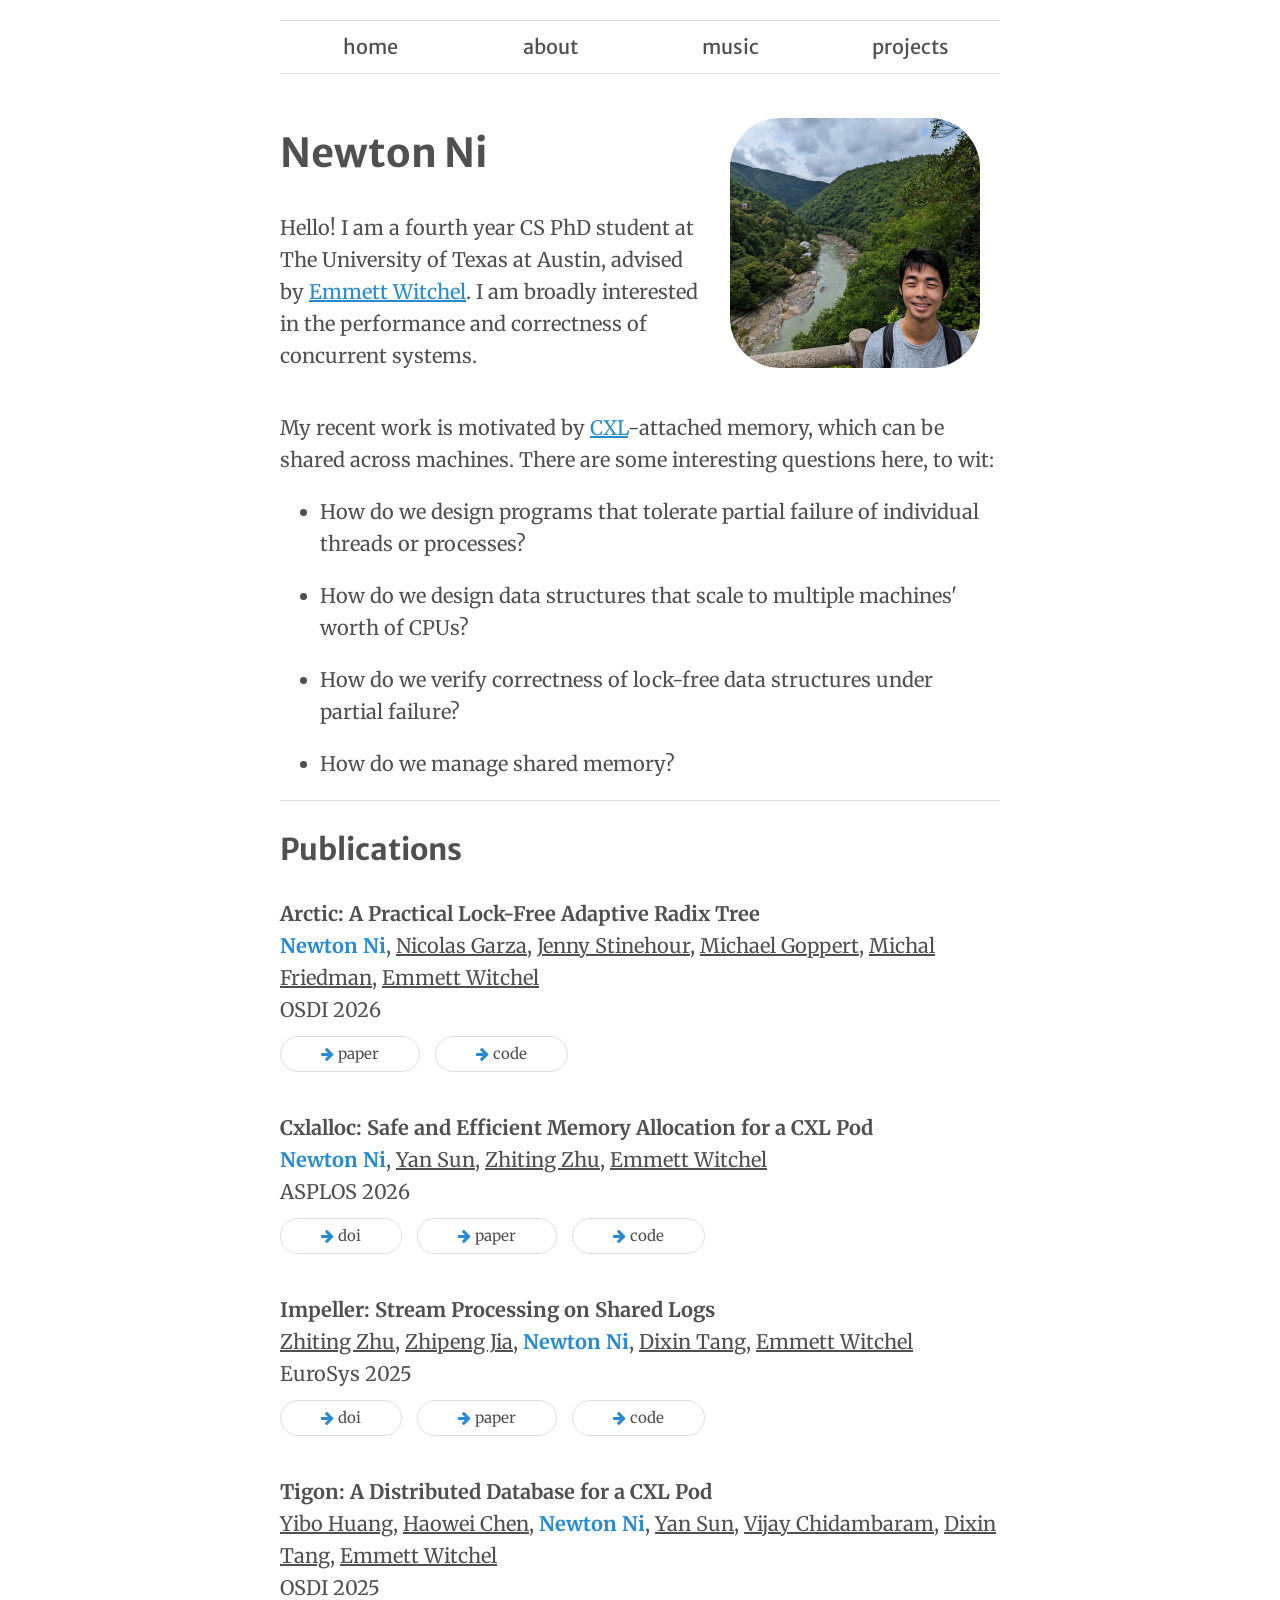
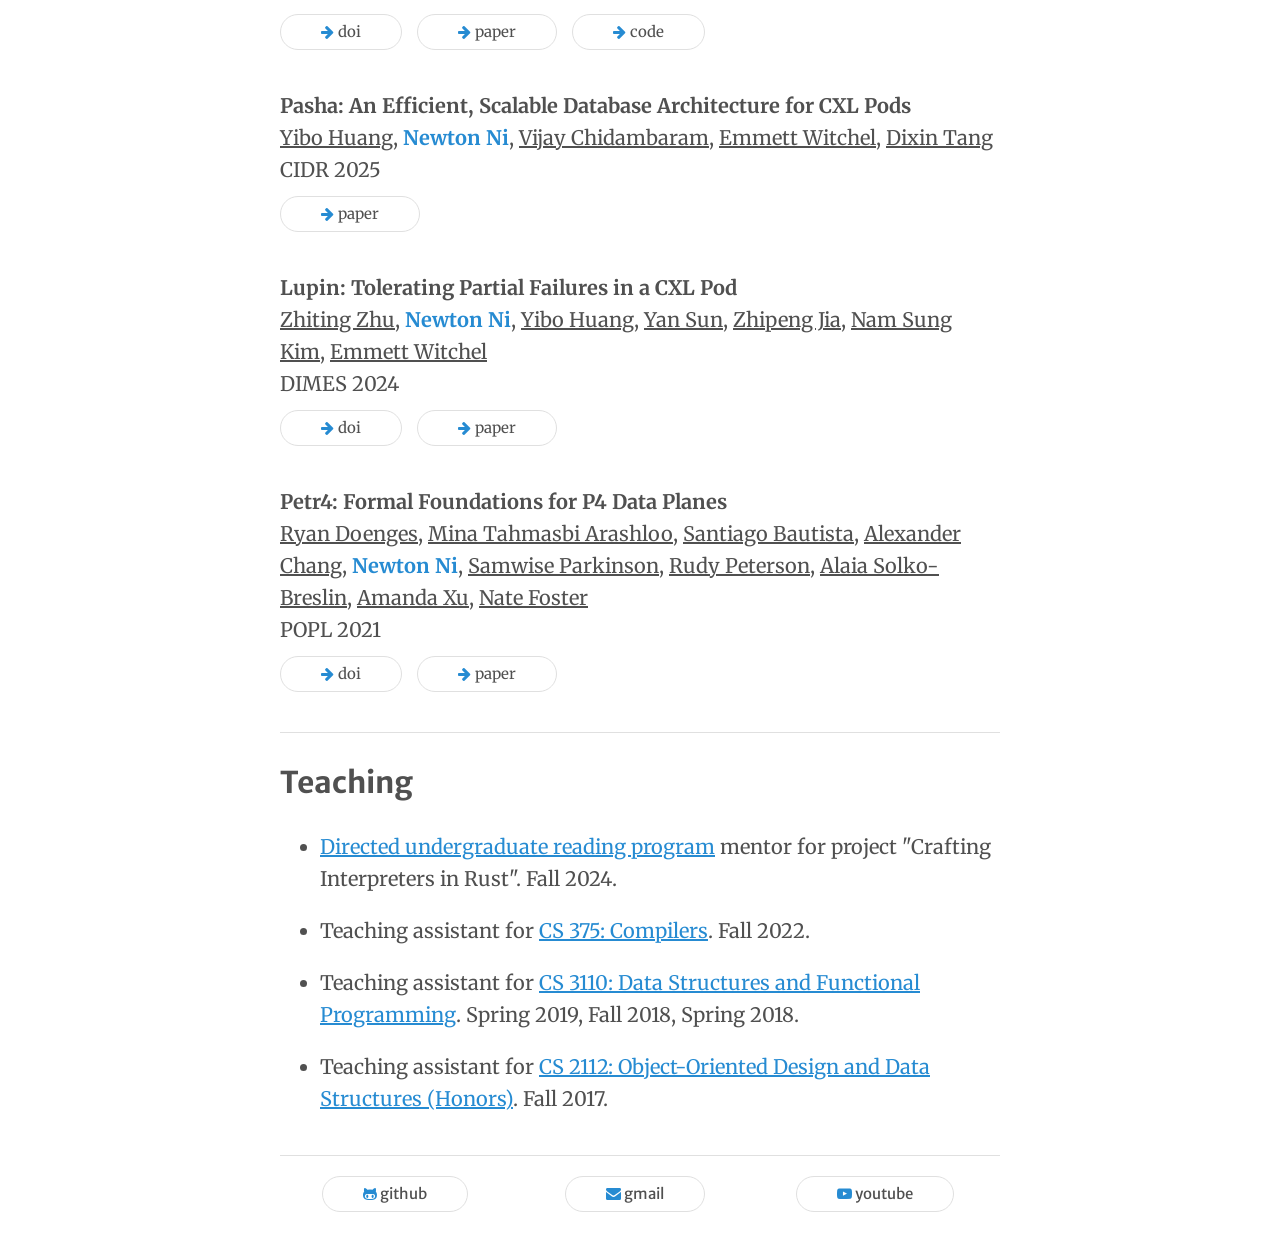
<file: index.html>
<!DOCTYPE html>
<html lang="en">
  <head>
    <link rel="dns-prefetch" href="//fonts.googleapis.com">
    <link rel="preconnect" href="https://fonts.gstatic.com/" crossorigin>

    <meta charset="utf-8">
    <meta name="viewport" content="width=device-width, initial-scale=1" >

    <meta name="author" content="Newton Ni">
    <title>Newton Ni</title>
    <meta name="description" content="Newton Ni&#x27;s personal website.">
    <link rel="icon" type="image/png" sizes="32x32" href="/favicon-32x32.png"/>
    <link rel="icon" type="image/png" sizes="16x16" href="/favicon-16x16.png"/>

    <link href="https://fonts.googleapis.com/css?family=Inconsolata|Merriweather+Sans:400,700|Merriweather:400,700" rel="stylesheet"/>
    <link href="/style.css" rel="stylesheet"/>
  </head>
  <body>
    <hr>
    <nav>
      <a class="button-text" href="/">Home</a>
      <a class="button-text" href="/about">About</a>
      <a class="button-text" href="/music">Music</a>
      <a class="button-text" href="/projects">Projects</a>
    </nav>
    <hr>
    <main>
      
  <div class="main">
    <div>
    <h1>Newton Ni</h1>
    <p>
        Hello! I am a fourth year CS PhD student at The University of Texas at Austin,
        advised by <a href="https://www.cs.utexas.edu/~witchel/">Emmett Witchel</a>.
        I am broadly interested in the performance and correctness of concurrent systems.
    </p>
    </div>
    <img src="img/headshot.jpg">
  </div>

  <p>
    My recent work is motivated by <a href="https://computeexpresslink.org/">CXL</a>-attached
    memory, which can be shared across machines. There are some interesting questions
    here, to wit:
    <ul>
        <li>How do we design programs that tolerate partial failure of individual threads or processes?</li>
        <li>How do we design data structures that scale to multiple machines' worth of CPUs?</li>
        <li>How do we verify correctness of lock-free data structures under partial failure?</li>
        <li>How do we manage shared memory?</li>
    </ul>
  </p>

  <hr>

  <h2>Publications</h2>
    
    <p>
        <b>Arctic: A Practical Lock-Free Adaptive Radix Tree</b>
        <br>
            
                <!-- NOTE: ternary expression not supported as assignment RHS? -->
                
                    
                

                
                    <span class="highlight"><b>Newton Ni</b></span>,
                
            
                <!-- NOTE: ternary expression not supported as assignment RHS? -->
                
                    
                

                
                    <a class="gray" href=https:&#x2F;&#x2F;nicolas.ai>Nicolas Garza</a>,
                
            
                <!-- NOTE: ternary expression not supported as assignment RHS? -->
                
                    
                

                
                    <a class="gray" href=https:&#x2F;&#x2F;www.linkedin.com&#x2F;in&#x2F;jennystinehour&#x2F;>Jenny Stinehour</a>,
                
            
                <!-- NOTE: ternary expression not supported as assignment RHS? -->
                
                    
                

                
                    <a class="gray" href=https:&#x2F;&#x2F;mi.gopp.dev&#x2F;>Michael Goppert</a>,
                
            
                <!-- NOTE: ternary expression not supported as assignment RHS? -->
                
                    
                

                
                    <a class="gray" href=https:&#x2F;&#x2F;cores.inf.ethz.ch&#x2F;people&#x2F;michalfriedman&#x2F;>Michal Friedman</a>,
                
            
                <!-- NOTE: ternary expression not supported as assignment RHS? -->
                
                    
                

                
                    <a class="gray" href=https:&#x2F;&#x2F;www.cs.utexas.edu&#x2F;~witchel&#x2F;>Emmett Witchel</a>
                
            
        <br>
            <span class="gray">
                OSDI 2026
            </span>
        <br>
        <span>
        
        <a href="https:&#x2F;&#x2F;www.usenix.org&#x2F;conference&#x2F;osdi26&#x2F;presentation&#x2F;ni" class="button"><i class="icon-right-big"></i> Paper</a>
        <a href="https:&#x2F;&#x2F;github.com&#x2F;nwtnni&#x2F;arctic" class="button"><i class="icon-right-big"></i> Code</a>
        </span>
    </p>


    
    <p>
        <b>Cxlalloc: Safe and Efficient Memory Allocation for a CXL Pod</b>
        <br>
            
                <!-- NOTE: ternary expression not supported as assignment RHS? -->
                
                    
                

                
                    <span class="highlight"><b>Newton Ni</b></span>,
                
            
                <!-- NOTE: ternary expression not supported as assignment RHS? -->
                
                    
                

                
                    <a class="gray" href=https:&#x2F;&#x2F;ynnsau.github.io&#x2F;>Yan Sun</a>,
                
            
                <!-- NOTE: ternary expression not supported as assignment RHS? -->
                
                    
                

                
                    <a class="gray" href=https:&#x2F;&#x2F;photoszzt.github.io&#x2F;>Zhiting Zhu</a>,
                
            
                <!-- NOTE: ternary expression not supported as assignment RHS? -->
                
                    
                

                
                    <a class="gray" href=https:&#x2F;&#x2F;www.cs.utexas.edu&#x2F;~witchel&#x2F;>Emmett Witchel</a>
                
            
        <br>
            <span class="gray">
                ASPLOS 2026
            </span>
        <br>
        <span>
        <a href="https:&#x2F;&#x2F;doi.org&#x2F;10.1145&#x2F;3779212.3790149" class="button"><i class="icon-right-big"></i> DOI</a>
        <a href="https:&#x2F;&#x2F;www.cs.utexas.edu&#x2F;~witchel&#x2F;pubs&#x2F;ni26asplos-cxlalloc.pdf" class="button"><i class="icon-right-big"></i> Paper</a>
        <a href="https:&#x2F;&#x2F;github.com&#x2F;nwtnni&#x2F;cxlalloc" class="button"><i class="icon-right-big"></i> Code</a>
        </span>
    </p>


    
    <p>
        <b>Impeller: Stream Processing on Shared Logs</b>
        <br>
            
                <!-- NOTE: ternary expression not supported as assignment RHS? -->
                
                    
                

                
                    <a class="gray" href=https:&#x2F;&#x2F;photoszzt.github.io&#x2F;>Zhiting Zhu</a>,
                
            
                <!-- NOTE: ternary expression not supported as assignment RHS? -->
                
                    
                

                
                    <a class="gray" href=https:&#x2F;&#x2F;about.zjia.one&#x2F;>Zhipeng Jia</a>,
                
            
                <!-- NOTE: ternary expression not supported as assignment RHS? -->
                
                    
                

                
                    <span class="highlight"><b>Newton Ni</b></span>,
                
            
                <!-- NOTE: ternary expression not supported as assignment RHS? -->
                
                    
                

                
                    <a class="gray" href=https:&#x2F;&#x2F;dx-tang.github.io&#x2F;>Dixin Tang</a>,
                
            
                <!-- NOTE: ternary expression not supported as assignment RHS? -->
                
                    
                

                
                    <a class="gray" href=https:&#x2F;&#x2F;www.cs.utexas.edu&#x2F;~witchel&#x2F;>Emmett Witchel</a>
                
            
        <br>
            <span class="gray">
                EuroSys 2025
            </span>
        <br>
        <span>
        <a href="https:&#x2F;&#x2F;dl.acm.org&#x2F;doi&#x2F;abs&#x2F;10.1145&#x2F;3689031.3717485" class="button"><i class="icon-right-big"></i> DOI</a>
        <a href="https:&#x2F;&#x2F;dl.acm.org&#x2F;doi&#x2F;epdf&#x2F;10.1145&#x2F;3689031.3717485" class="button"><i class="icon-right-big"></i> Paper</a>
        <a href="https:&#x2F;&#x2F;github.com&#x2F;photoszzt&#x2F;impeller" class="button"><i class="icon-right-big"></i> Code</a>
        </span>
    </p>


    
    <p>
        <b>Tigon: A Distributed Database for a CXL Pod</b>
        <br>
            
                <!-- NOTE: ternary expression not supported as assignment RHS? -->
                
                    
                

                
                    <a class="gray" href=https:&#x2F;&#x2F;yibo-huang.github.io&#x2F;>Yibo Huang</a>,
                
            
                <!-- NOTE: ternary expression not supported as assignment RHS? -->
                
                    
                

                
                    <a class="gray" href=https:&#x2F;&#x2F;www.linkedin.com&#x2F;in&#x2F;haowei-chen-9b62a2342&#x2F;>Haowei Chen</a>,
                
            
                <!-- NOTE: ternary expression not supported as assignment RHS? -->
                
                    
                

                
                    <span class="highlight"><b>Newton Ni</b></span>,
                
            
                <!-- NOTE: ternary expression not supported as assignment RHS? -->
                
                    
                

                
                    <a class="gray" href=https:&#x2F;&#x2F;ynnsau.github.io&#x2F;>Yan Sun</a>,
                
            
                <!-- NOTE: ternary expression not supported as assignment RHS? -->
                
                    
                

                
                    <a class="gray" href=https:&#x2F;&#x2F;www.cs.utexas.edu&#x2F;~vijay&#x2F;>Vijay Chidambaram</a>,
                
            
                <!-- NOTE: ternary expression not supported as assignment RHS? -->
                
                    
                

                
                    <a class="gray" href=https:&#x2F;&#x2F;dx-tang.github.io&#x2F;>Dixin Tang</a>,
                
            
                <!-- NOTE: ternary expression not supported as assignment RHS? -->
                
                    
                

                
                    <a class="gray" href=https:&#x2F;&#x2F;www.cs.utexas.edu&#x2F;~witchel&#x2F;>Emmett Witchel</a>
                
            
        <br>
            <span class="gray">
                OSDI 2025
            </span>
        <br>
        <span>
        <a href="https:&#x2F;&#x2F;dl.acm.org&#x2F;doi&#x2F;10.5555&#x2F;3767901.3767908" class="button"><i class="icon-right-big"></i> DOI</a>
        <a href="https:&#x2F;&#x2F;www.usenix.org&#x2F;system&#x2F;files&#x2F;osdi25-huang-yibo.pdf" class="button"><i class="icon-right-big"></i> Paper</a>
        <a href="https:&#x2F;&#x2F;github.com&#x2F;ut-datasys&#x2F;tigon" class="button"><i class="icon-right-big"></i> Code</a>
        </span>
    </p>


    
    <p>
        <b>Pasha: An Efficient, Scalable Database Architecture for CXL Pods</b>
        <br>
            
                <!-- NOTE: ternary expression not supported as assignment RHS? -->
                
                    
                

                
                    <a class="gray" href=https:&#x2F;&#x2F;yibo-huang.github.io&#x2F;>Yibo Huang</a>,
                
            
                <!-- NOTE: ternary expression not supported as assignment RHS? -->
                
                    
                

                
                    <span class="highlight"><b>Newton Ni</b></span>,
                
            
                <!-- NOTE: ternary expression not supported as assignment RHS? -->
                
                    
                

                
                    <a class="gray" href=https:&#x2F;&#x2F;www.cs.utexas.edu&#x2F;~vijay&#x2F;>Vijay Chidambaram</a>,
                
            
                <!-- NOTE: ternary expression not supported as assignment RHS? -->
                
                    
                

                
                    <a class="gray" href=https:&#x2F;&#x2F;www.cs.utexas.edu&#x2F;~witchel&#x2F;>Emmett Witchel</a>,
                
            
                <!-- NOTE: ternary expression not supported as assignment RHS? -->
                
                    
                

                
                    <a class="gray" href=https:&#x2F;&#x2F;dx-tang.github.io&#x2F;>Dixin Tang</a>
                
            
        <br>
            <span class="gray">
                CIDR 2025
            </span>
        <br>
        <span>
        
        <a href="https:&#x2F;&#x2F;vldb.org&#x2F;cidrdb&#x2F;papers&#x2F;2025&#x2F;p8-huang.pdf" class="button"><i class="icon-right-big"></i> Paper</a>
        
        </span>
    </p>


    
    <p>
        <b>Lupin: Tolerating Partial Failures in a CXL Pod</b>
        <br>
            
                <!-- NOTE: ternary expression not supported as assignment RHS? -->
                
                    
                

                
                    <a class="gray" href=https:&#x2F;&#x2F;photoszzt.github.io&#x2F;>Zhiting Zhu</a>,
                
            
                <!-- NOTE: ternary expression not supported as assignment RHS? -->
                
                    
                

                
                    <span class="highlight"><b>Newton Ni</b></span>,
                
            
                <!-- NOTE: ternary expression not supported as assignment RHS? -->
                
                    
                

                
                    <a class="gray" href=https:&#x2F;&#x2F;yibo-huang.github.io&#x2F;>Yibo Huang</a>,
                
            
                <!-- NOTE: ternary expression not supported as assignment RHS? -->
                
                    
                

                
                    <a class="gray" href=https:&#x2F;&#x2F;ynnsau.github.io&#x2F;>Yan Sun</a>,
                
            
                <!-- NOTE: ternary expression not supported as assignment RHS? -->
                
                    
                

                
                    <a class="gray" href=https:&#x2F;&#x2F;about.zjia.one&#x2F;>Zhipeng Jia</a>,
                
            
                <!-- NOTE: ternary expression not supported as assignment RHS? -->
                
                    
                

                
                    <a class="gray" href=https:&#x2F;&#x2F;ece.illinois.edu&#x2F;about&#x2F;directory&#x2F;faculty&#x2F;nskim>Nam Sung Kim</a>,
                
            
                <!-- NOTE: ternary expression not supported as assignment RHS? -->
                
                    
                

                
                    <a class="gray" href=https:&#x2F;&#x2F;www.cs.utexas.edu&#x2F;~witchel&#x2F;>Emmett Witchel</a>
                
            
        <br>
            <span class="gray">
                DIMES 2024
            </span>
        <br>
        <span>
        <a href="https:&#x2F;&#x2F;dl.acm.org&#x2F;doi&#x2F;10.1145&#x2F;3698783.3699377" class="button"><i class="icon-right-big"></i> DOI</a>
        <a href="https:&#x2F;&#x2F;dl.acm.org&#x2F;doi&#x2F;pdf&#x2F;10.1145&#x2F;3698783.3699377" class="button"><i class="icon-right-big"></i> Paper</a>
        
        </span>
    </p>


    
    <p>
        <b>Petr4: Formal Foundations for P4 Data Planes</b>
        <br>
            
                <!-- NOTE: ternary expression not supported as assignment RHS? -->
                
                    
                

                
                    <a class="gray" href=https:&#x2F;&#x2F;ryandoeng.es&#x2F;>Ryan Doenges</a>,
                
            
                <!-- NOTE: ternary expression not supported as assignment RHS? -->
                
                    
                

                
                    <a class="gray" href=https:&#x2F;&#x2F;mina.arashloo.net&#x2F;>Mina Tahmasbi Arashloo</a>,
                
            
                <!-- NOTE: ternary expression not supported as assignment RHS? -->
                
                    
                

                
                    <a class="gray" href=https:&#x2F;&#x2F;sbautista.fr&#x2F;>Santiago Bautista</a>,
                
            
                <!-- NOTE: ternary expression not supported as assignment RHS? -->
                
                    
                

                
                    <a class="gray" href=https:&#x2F;&#x2F;www.linkedin.com&#x2F;in&#x2F;apcha&#x2F;>Alexander Chang</a>,
                
            
                <!-- NOTE: ternary expression not supported as assignment RHS? -->
                
                    
                

                
                    <span class="highlight"><b>Newton Ni</b></span>,
                
            
                <!-- NOTE: ternary expression not supported as assignment RHS? -->
                
                    
                

                
                    <a class="gray" href=https:&#x2F;&#x2F;www.linkedin.com&#x2F;in&#x2F;samwise-parkinson-11ba3b237&#x2F;>Samwise Parkinson</a>,
                
            
                <!-- NOTE: ternary expression not supported as assignment RHS? -->
                
                    
                

                
                    <a class="gray" href=https:&#x2F;&#x2F;rudynicolop.github.io&#x2F;>Rudy Peterson</a>,
                
            
                <!-- NOTE: ternary expression not supported as assignment RHS? -->
                
                    
                

                
                    <a class="gray" href=https:&#x2F;&#x2F;alaiasolkobreslin.github.io&#x2F;>Alaia Solko-Breslin</a>,
                
            
                <!-- NOTE: ternary expression not supported as assignment RHS? -->
                
                    
                

                
                    <a class="gray" href=https:&#x2F;&#x2F;amandashoe.github.io&#x2F;>Amanda Xu</a>,
                
            
                <!-- NOTE: ternary expression not supported as assignment RHS? -->
                
                    
                

                
                    <a class="gray" href=https:&#x2F;&#x2F;natefoster.org&#x2F;>Nate Foster</a>
                
            
        <br>
            <span class="gray">
                POPL 2021
            </span>
        <br>
        <span>
        <a href="https:&#x2F;&#x2F;dl.acm.org&#x2F;doi&#x2F;10.1145&#x2F;3434322" class="button"><i class="icon-right-big"></i> DOI</a>
        <a href="https:&#x2F;&#x2F;dl.acm.org&#x2F;doi&#x2F;pdf&#x2F;10.1145&#x2F;3434322" class="button"><i class="icon-right-big"></i> Paper</a>
        
        </span>
    </p>


  <hr>

  <h2>Teaching</h2>

  <ul>
    <li><a href="https://sites.google.com/view/utdirp/home">Directed undergraduate reading program</a> mentor for project "Crafting Interpreters in Rust". Fall 2024.</li>
    <li>Teaching assistant for <a href="https://www.cs.utexas.edu/~novak/cs375.html">CS 375: Compilers</a>. Fall 2022.</li>
    <li>Teaching assistant for <a href="https://cs3110.github.io/textbook/cover.html">CS 3110: Data Structures and Functional Programming</a>. Spring 2019, Fall 2018, Spring 2018.
    <li>Teaching assistant for <a href="https://www.cs.cornell.edu/courses/cs2112/2025fa/">CS 2112: Object-Oriented Design and Data Structures (Honors)</a>. Fall 2017.
  </ul>

    </main>
    <hr>
    <footer>
      <a href="https://github.com/nwtnni" class="button"><i class="icon-github"></i><span class="collapse"> GitHub</span></a>
      <a href="mailto:nwtnni@gmail.com" class="button"><i class="icon-mail-alt"></i><span class="collapse"> Gmail</span></a>
      <a href="https://www.youtube.com/channel/UC26iIHidX2FUZFx2Se3x4eA" class="button"><i class="icon-youtube-play"></i><span class="collapse"> YouTube</span></a>
    </footer>
  </body>
</html>
</file>
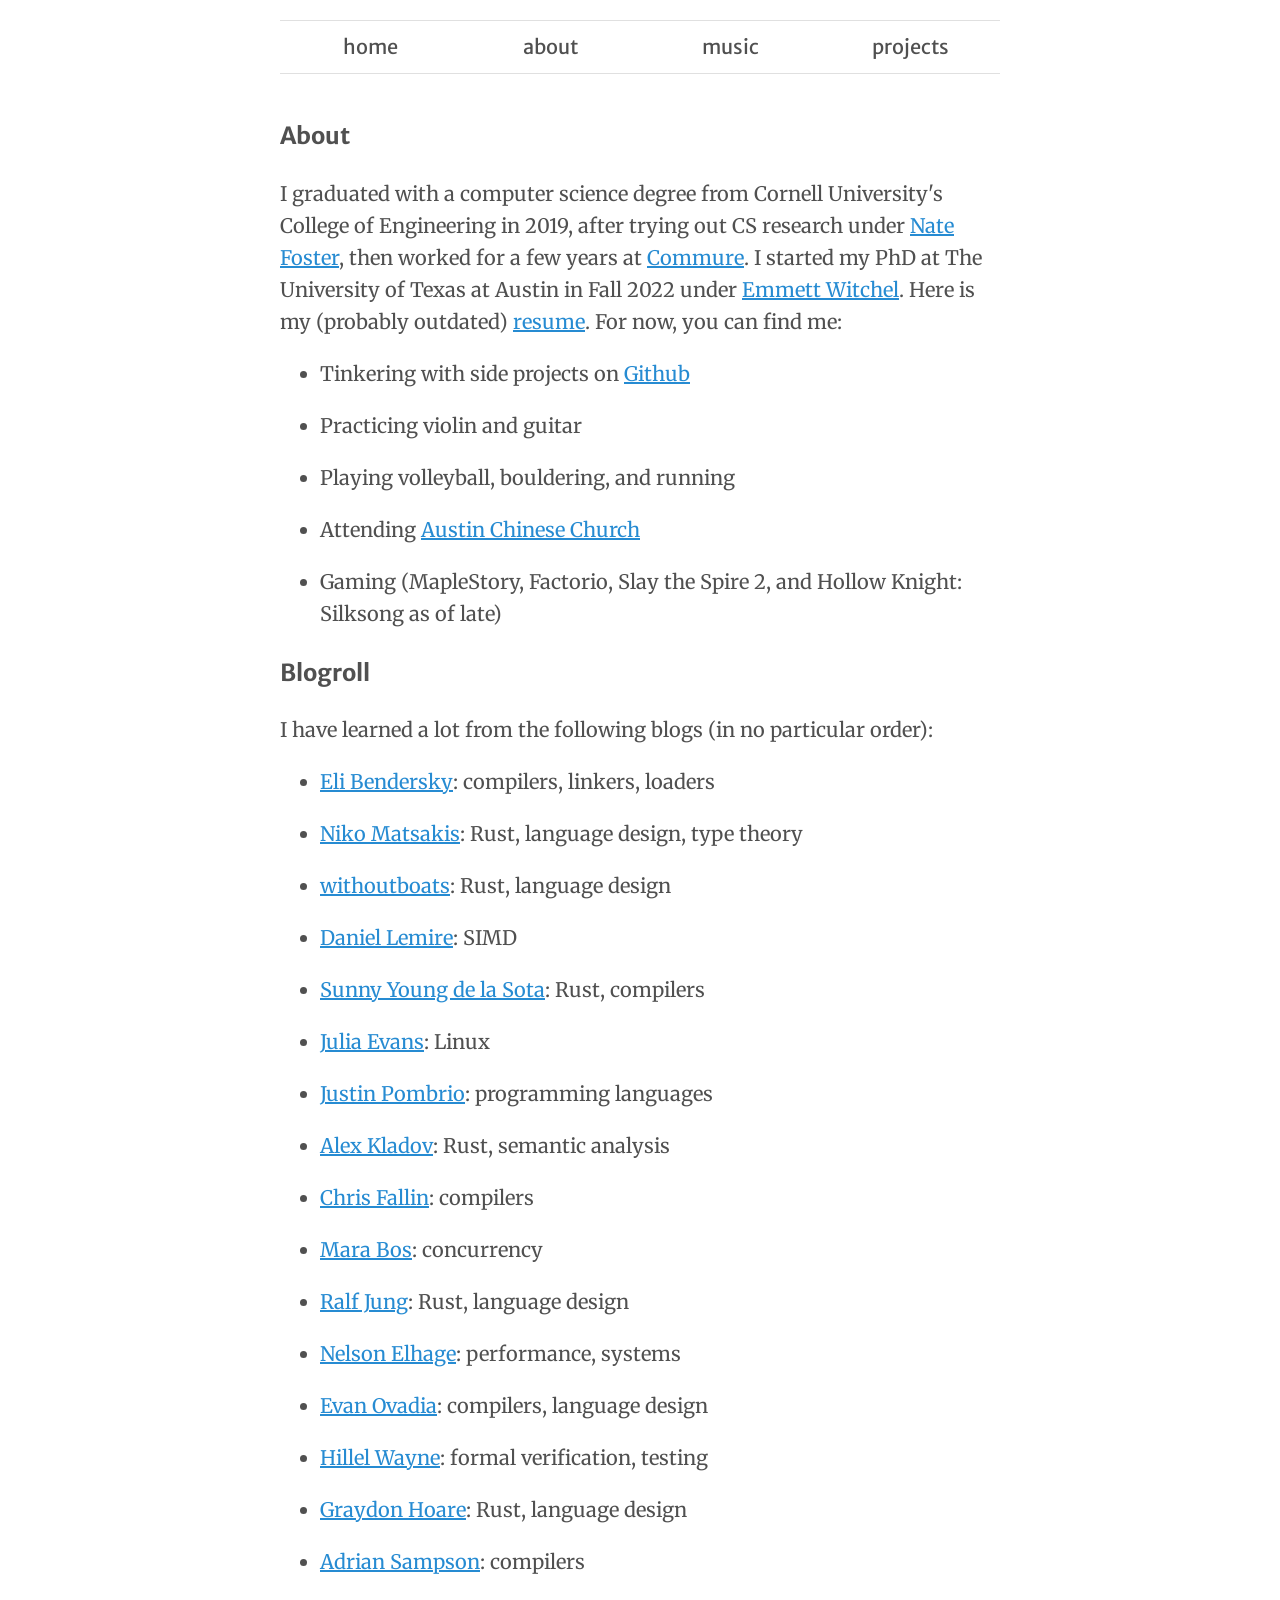
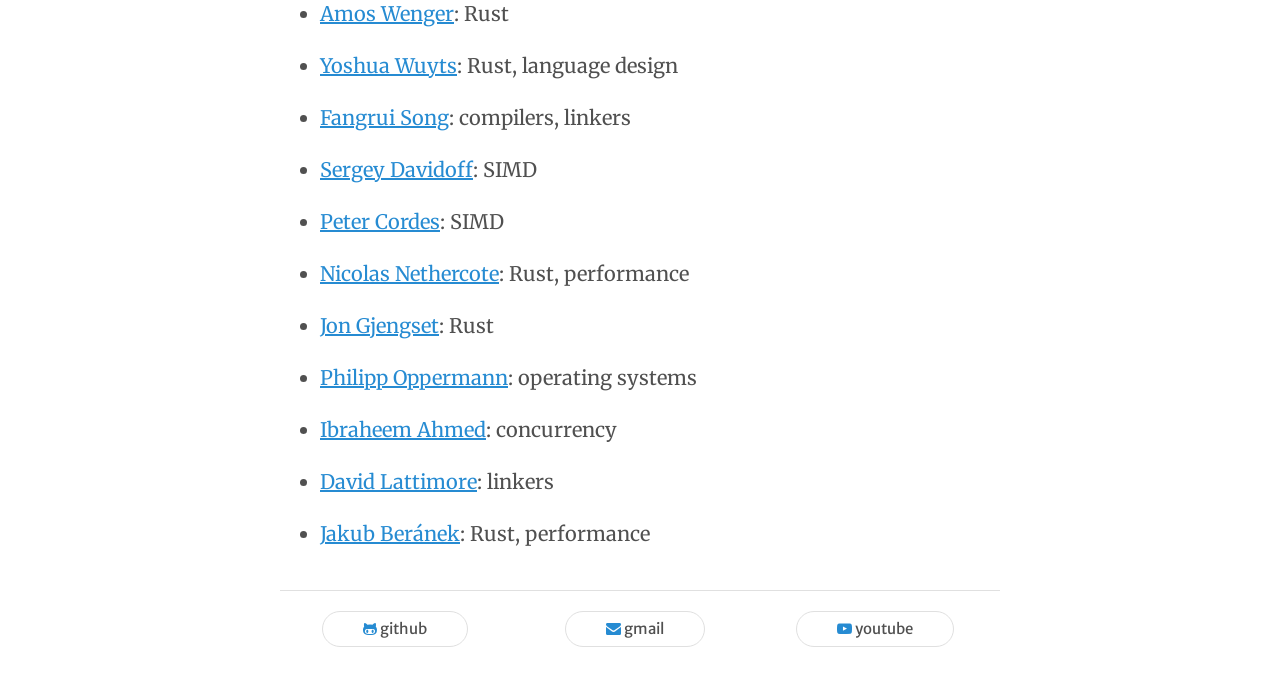
<file: about/index.html>
<!DOCTYPE html>
<html lang="en">
  <head>
    <link rel="dns-prefetch" href="//fonts.googleapis.com">
    <link rel="preconnect" href="https://fonts.gstatic.com/" crossorigin>

    <meta charset="utf-8">
    <meta name="viewport" content="width=device-width, initial-scale=1" >

    <meta name="author" content="Newton Ni">
    <title>Newton Ni</title>
    <meta name="description" content="Newton Ni&#x27;s personal website.">
    <link rel="icon" type="image/png" sizes="32x32" href="/favicon-32x32.png"/>
    <link rel="icon" type="image/png" sizes="16x16" href="/favicon-16x16.png"/>

    <link href="https://fonts.googleapis.com/css?family=Inconsolata|Merriweather+Sans:400,700|Merriweather:400,700" rel="stylesheet"/>
    <link href="/style.css" rel="stylesheet"/>
  </head>
  <body>
    <hr>
    <nav>
      <a class="button-text" href="/">Home</a>
      <a class="button-text" href="/about">About</a>
      <a class="button-text" href="/music">Music</a>
      <a class="button-text" href="/projects">Projects</a>
    </nav>
    <hr>
    <main>
      
  <h3 id="about">About</h3>
<p>I graduated with a computer science degree from Cornell University's College
of Engineering in 2019, after trying out CS research under <a href="https://natefoster.org/">Nate Foster</a>,
then worked for a few years at <a href="https://www.commure.com/">Commure</a>.
I started my PhD at The University of Texas at Austin in Fall 2022 under <a href="https://www.cs.utexas.edu/users/witchel/">Emmett Witchel</a>.
Here is my (probably outdated) <a href="https://github.com/nwtnni/resume/blob/master/resume.pdf">resume</a>.
For now, you can find me:</p>
<ul>
<li>Tinkering with side projects on <a href="https://github.com/nwtnni">Github</a></li>
<li>Practicing violin and guitar</li>
<li>Playing volleyball, bouldering, and running</li>
<li>Attending <a href="https://english.austinchinesechurch.org/">Austin Chinese Church</a></li>
<li>Gaming (MapleStory, Factorio, Slay the Spire 2, and Hollow Knight: Silksong as of late)</li>
</ul>
<h3 id="blogroll">Blogroll</h3>
<p>I have learned a lot from the following blogs (in no particular order):</p>
<ul>
<li><a href="https://eli.thegreenplace.net/">Eli Bendersky</a>: compilers, linkers, loaders</li>
<li><a href="https://smallcultfollowing.com/babysteps/">Niko Matsakis</a>: Rust, language design, type theory</li>
<li><a href="https://without.boats/">withoutboats</a>: Rust, language design</li>
<li><a href="https://lemire.me/blog/">Daniel Lemire</a>: SIMD</li>
<li><a href="https://mcyoung.xyz/">Sunny Young de la Sota</a>: Rust, compilers</li>
<li><a href="https://jvns.ca/">Julia Evans</a>: Linux</li>
<li><a href="https://justinpombrio.net/">Justin Pombrio</a>: programming languages</li>
<li><a href="https://matklad.github.io/">Alex Kladov</a>: Rust, semantic analysis</li>
<li><a href="https://cfallin.org/">Chris Fallin</a>: compilers</li>
<li><a href="https://blog.m-ou.se/">Mara Bos</a>: concurrency</li>
<li><a href="https://www.ralfj.de/">Ralf Jung</a>: Rust, language design</li>
<li><a href="https://blog.nelhage.com/">Nelson Elhage</a>: performance, systems</li>
<li><a href="https://verdagon.dev/home">Evan Ovadia</a>: compilers, language design</li>
<li><a href="https://www.hillelwayne.com/">Hillel Wayne</a>: formal verification, testing</li>
<li><a href="https://graydon2.dreamwidth.org/">Graydon Hoare</a>: Rust, language design</li>
<li><a href="https://www.cs.cornell.edu/~asampson/">Adrian Sampson</a>: compilers</li>
<li><a href="https://fasterthanli.me/">Amos Wenger</a>: Rust</li>
<li><a href="https://yoshuawuyts.com/">Yoshua Wuyts</a>: Rust, language design</li>
<li><a href="https://maskray.me/">Fangrui Song</a>: compilers, linkers</li>
<li><a href="https://shnatsel.github.io/">Sergey Davidoff</a>: SIMD</li>
<li><a href="https://stackoverflow.com/users/224132/peter-cordes">Peter Cordes</a>: SIMD</li>
<li><a href="https://nnethercote.github.io/">Nicolas Nethercote</a>: Rust, performance</li>
<li><a href="https://thesquareplanet.com/">Jon Gjengset</a>: Rust</li>
<li><a href="https://os.phil-opp.com/">Philipp Oppermann</a>: operating systems</li>
<li><a href="https://ibraheem.ca/">Ibraheem Ahmed</a>: concurrency</li>
<li><a href="https://davidlattimore.github.io/">David Lattimore</a>: linkers</li>
<li><a href="https://kobzol.github.io/">Jakub Beránek</a>: Rust, performance</li>
</ul>


    </main>
    <hr>
    <footer>
      <a href="https://github.com/nwtnni" class="button"><i class="icon-github"></i><span class="collapse"> GitHub</span></a>
      <a href="mailto:nwtnni@gmail.com" class="button"><i class="icon-mail-alt"></i><span class="collapse"> Gmail</span></a>
      <a href="https://www.youtube.com/channel/UC26iIHidX2FUZFx2Se3x4eA" class="button"><i class="icon-youtube-play"></i><span class="collapse"> YouTube</span></a>
    </footer>
  </body>
</html>
</file>
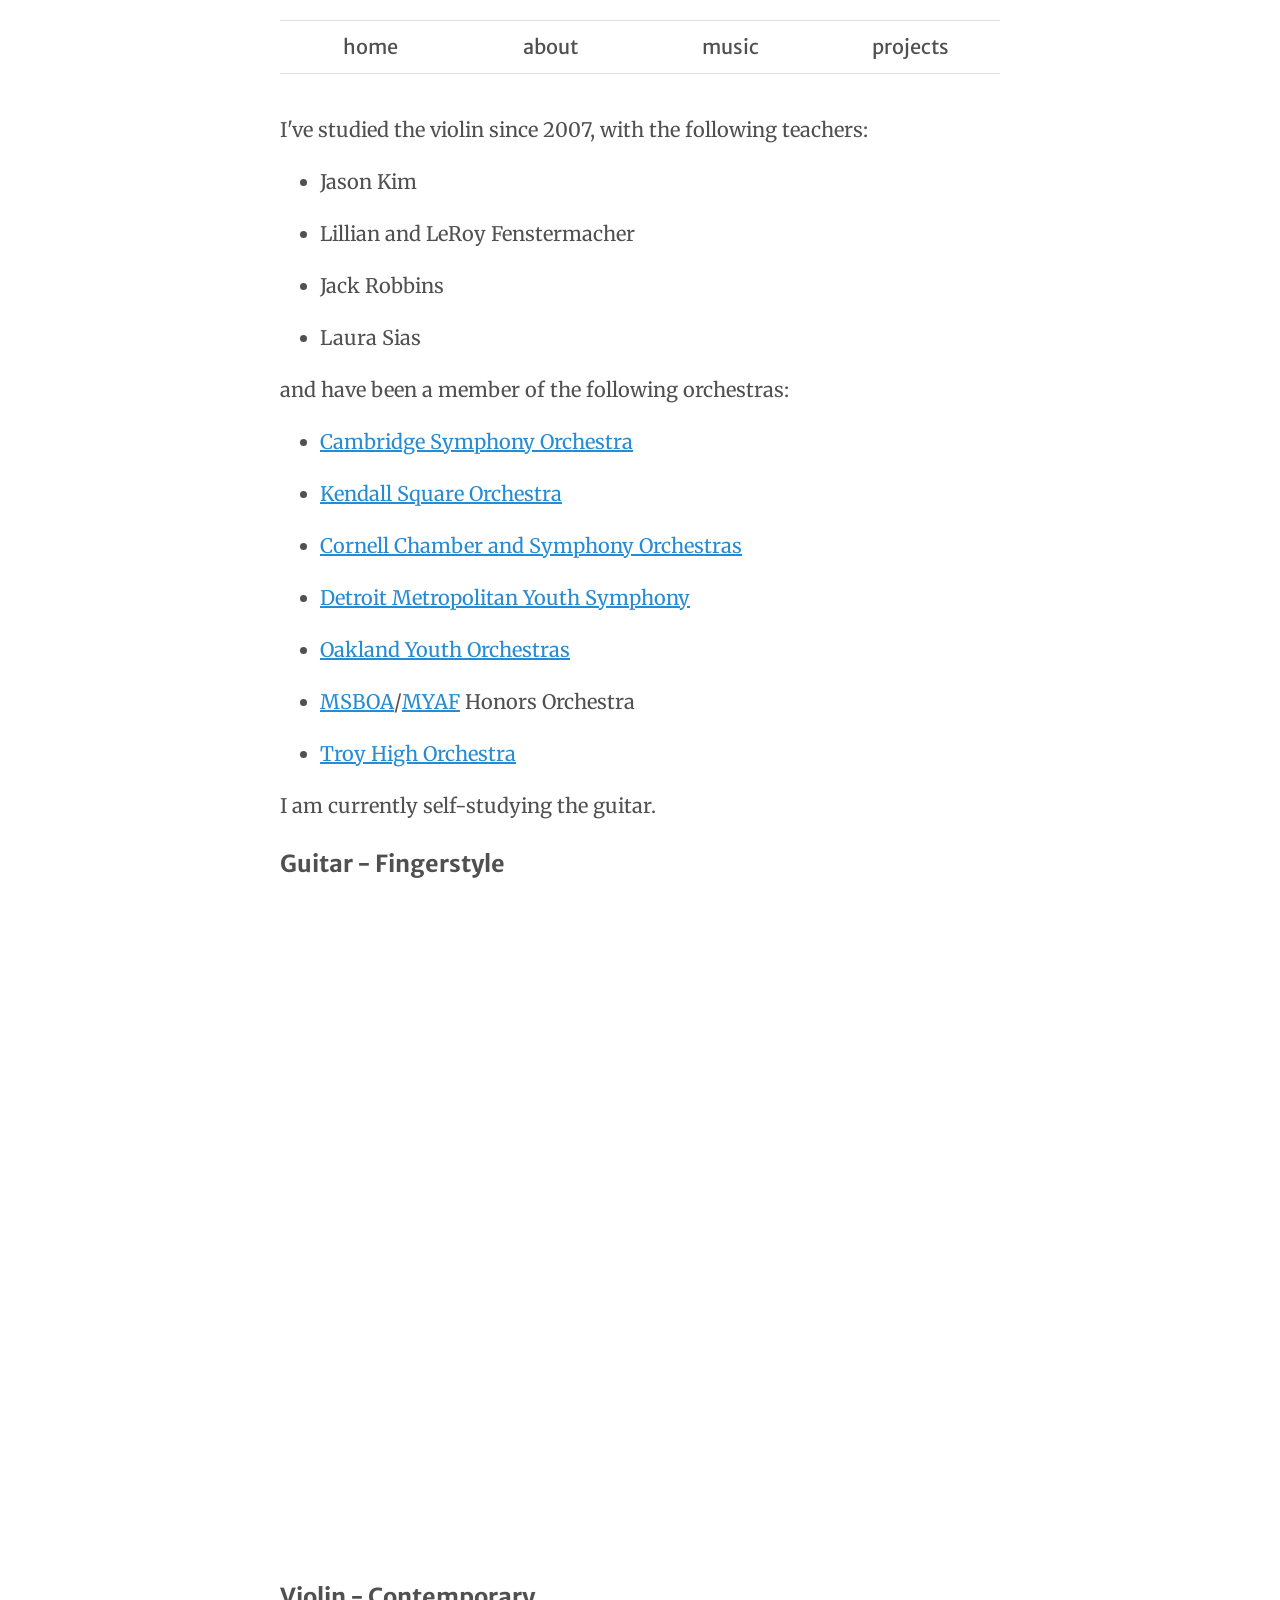
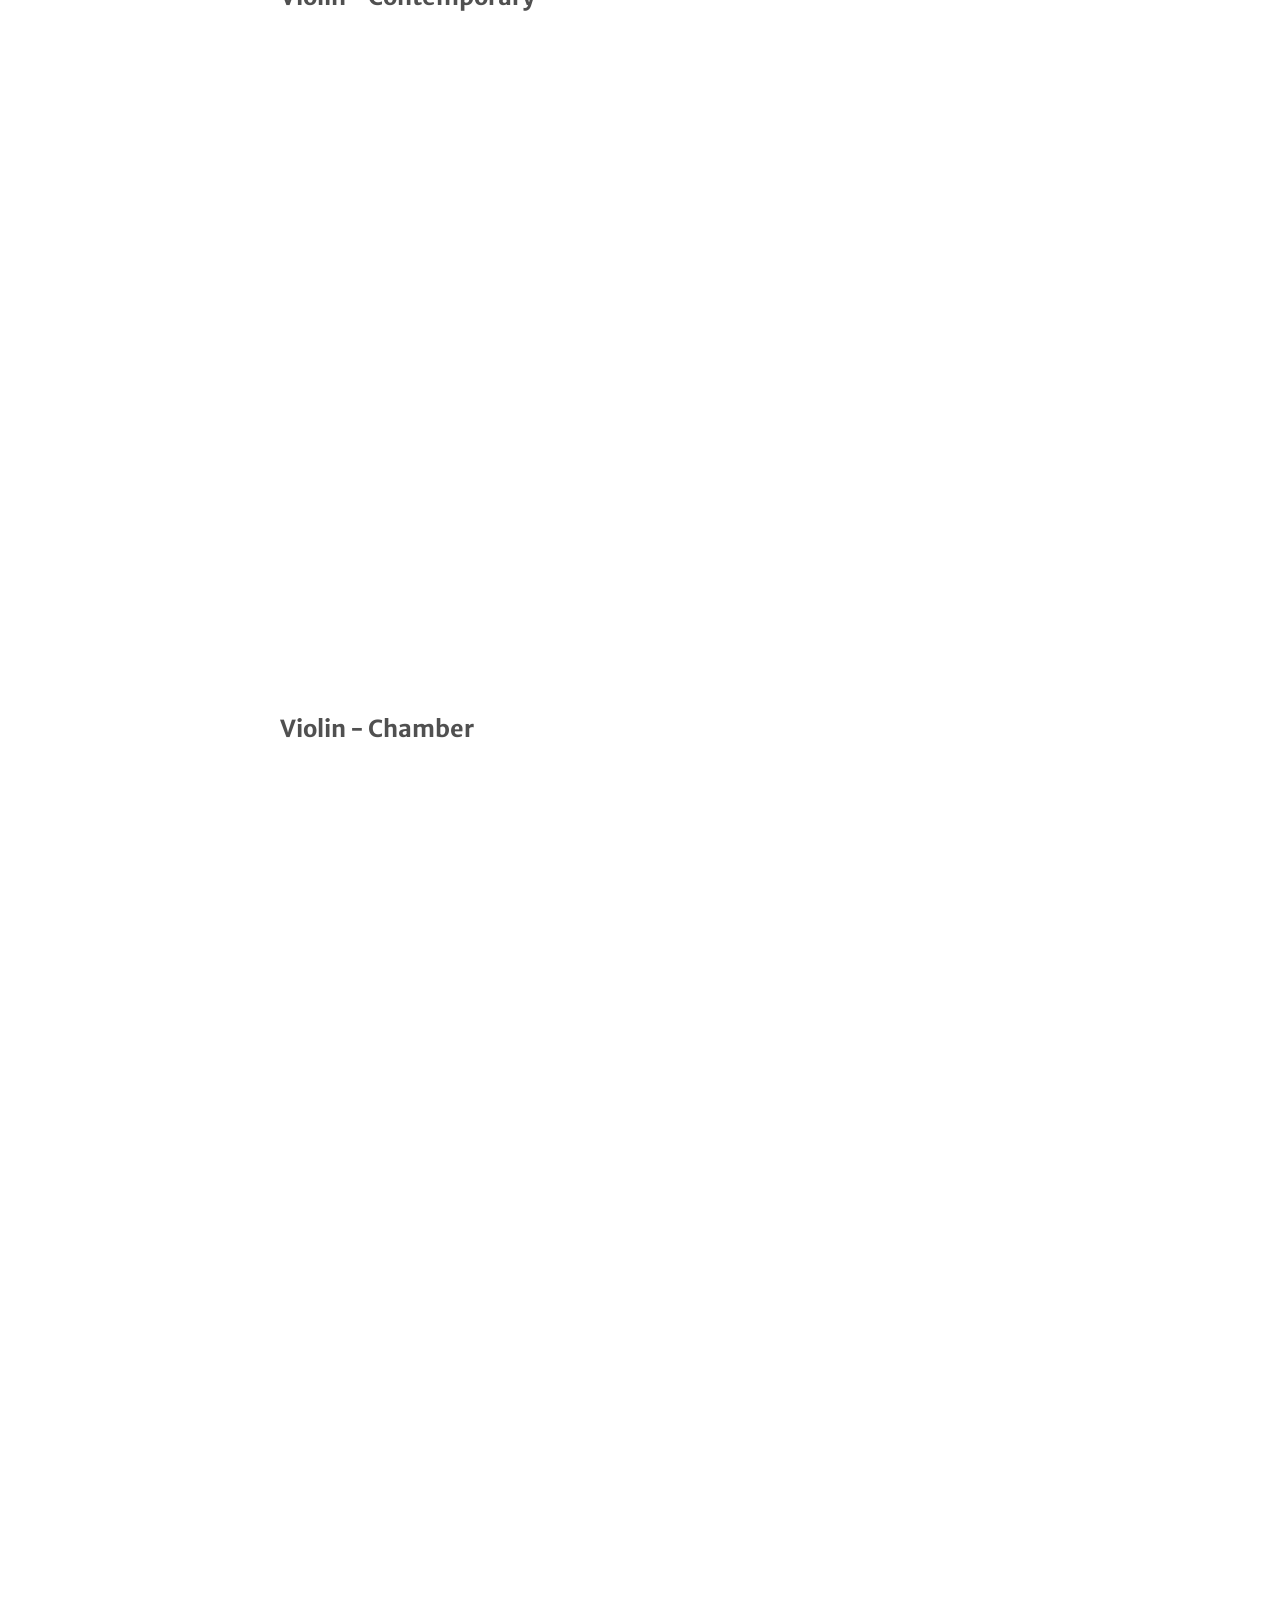
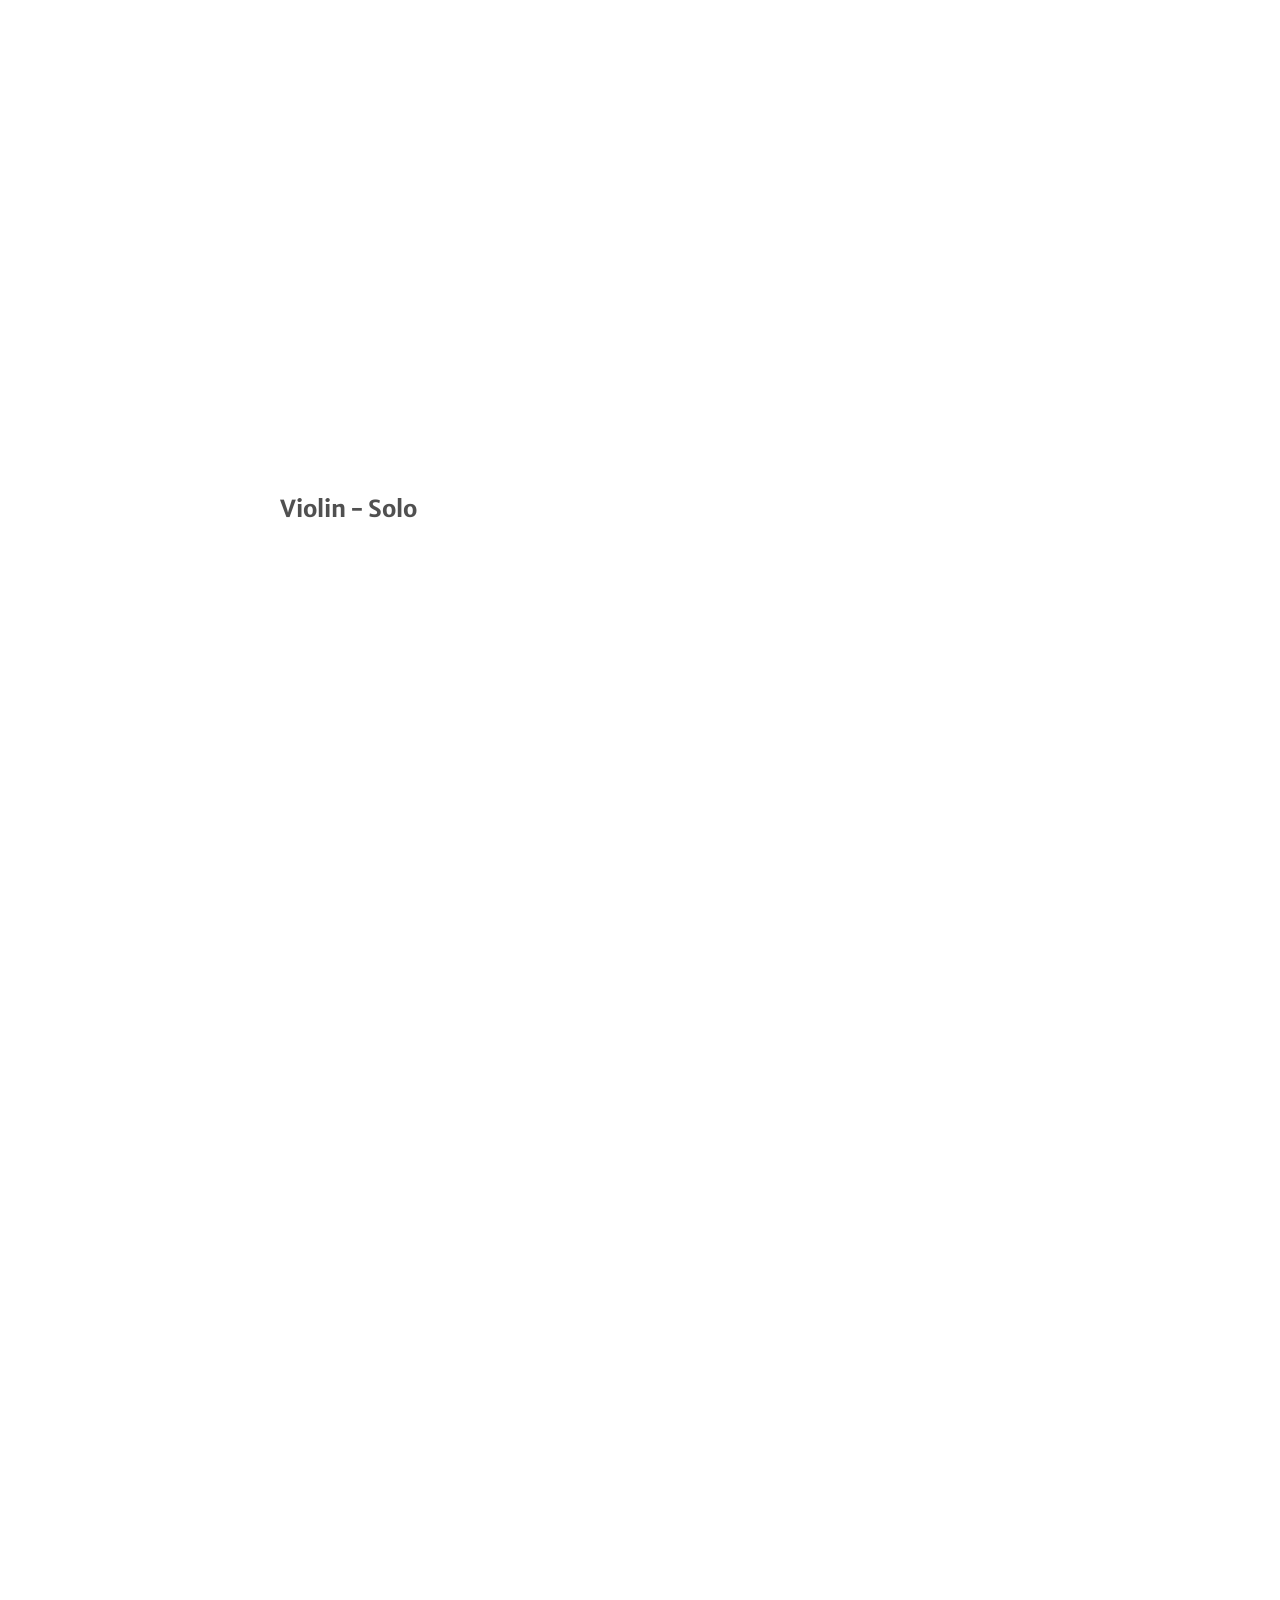
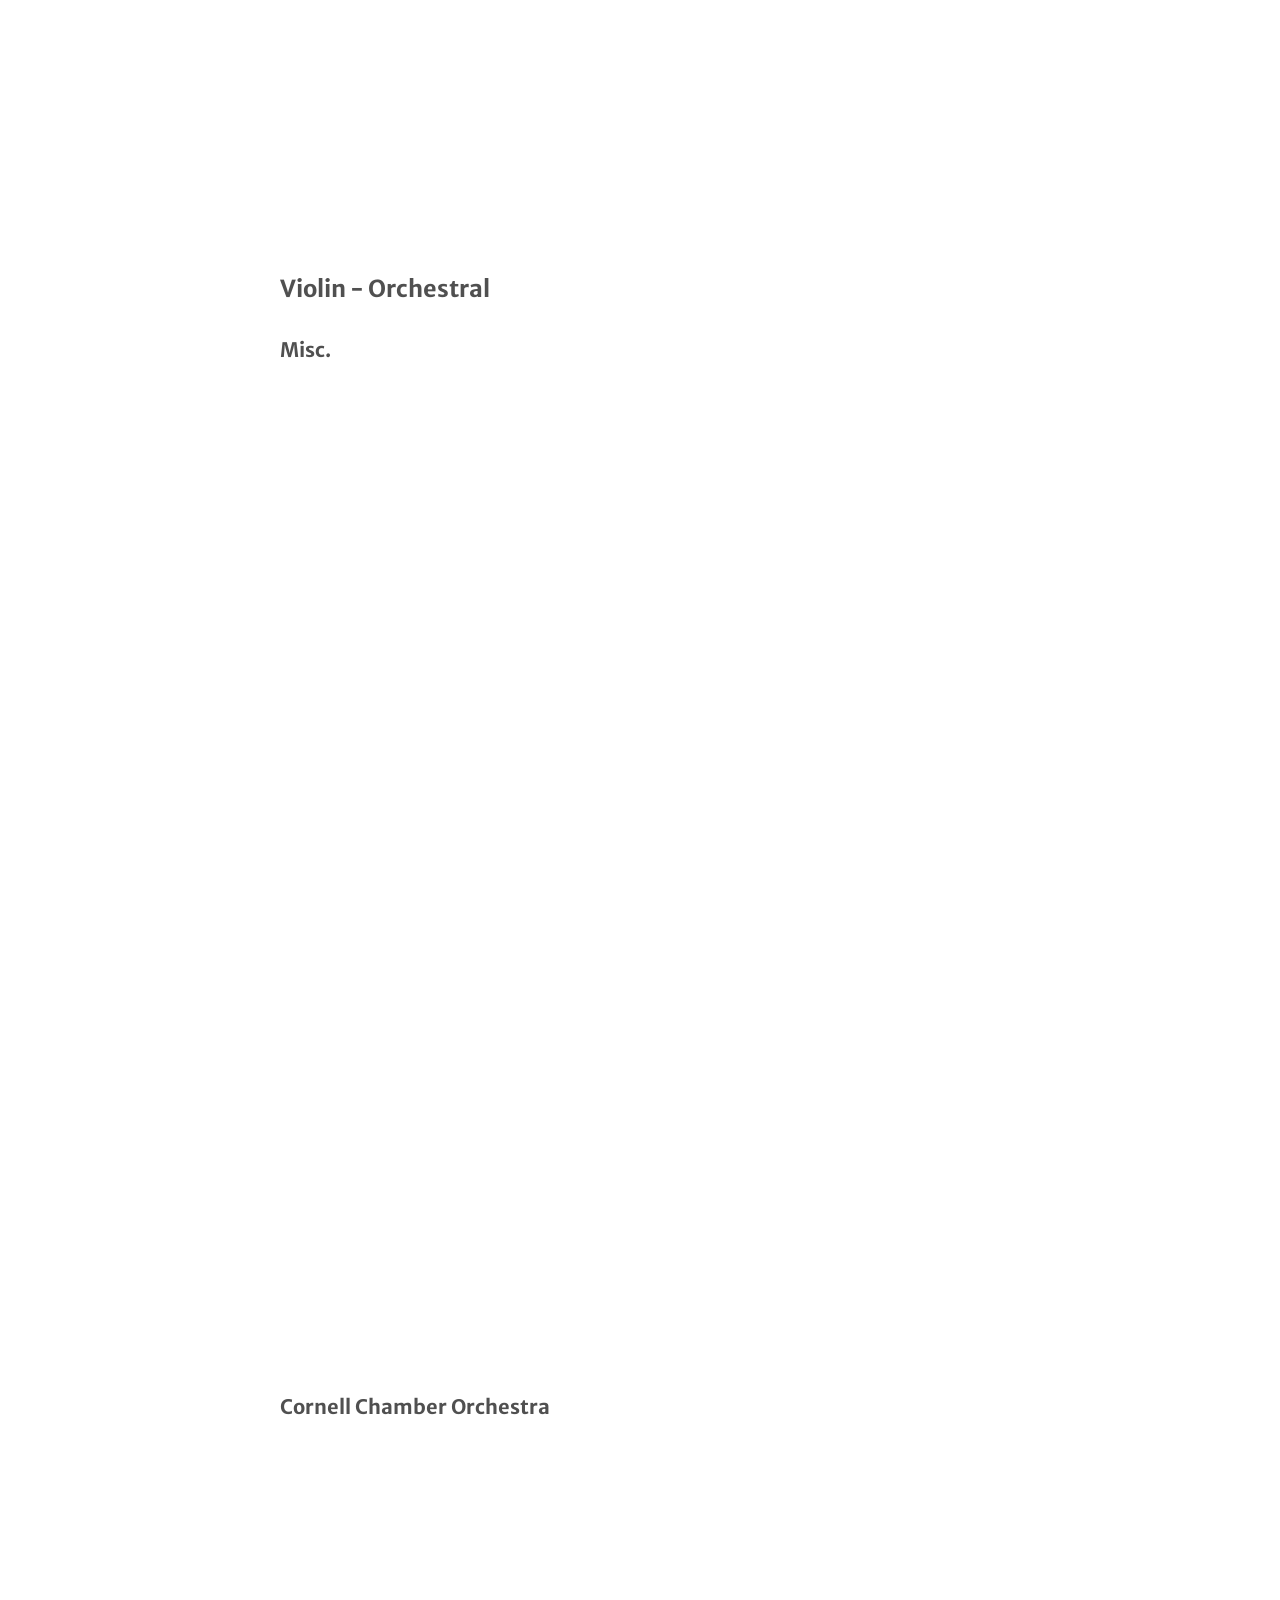
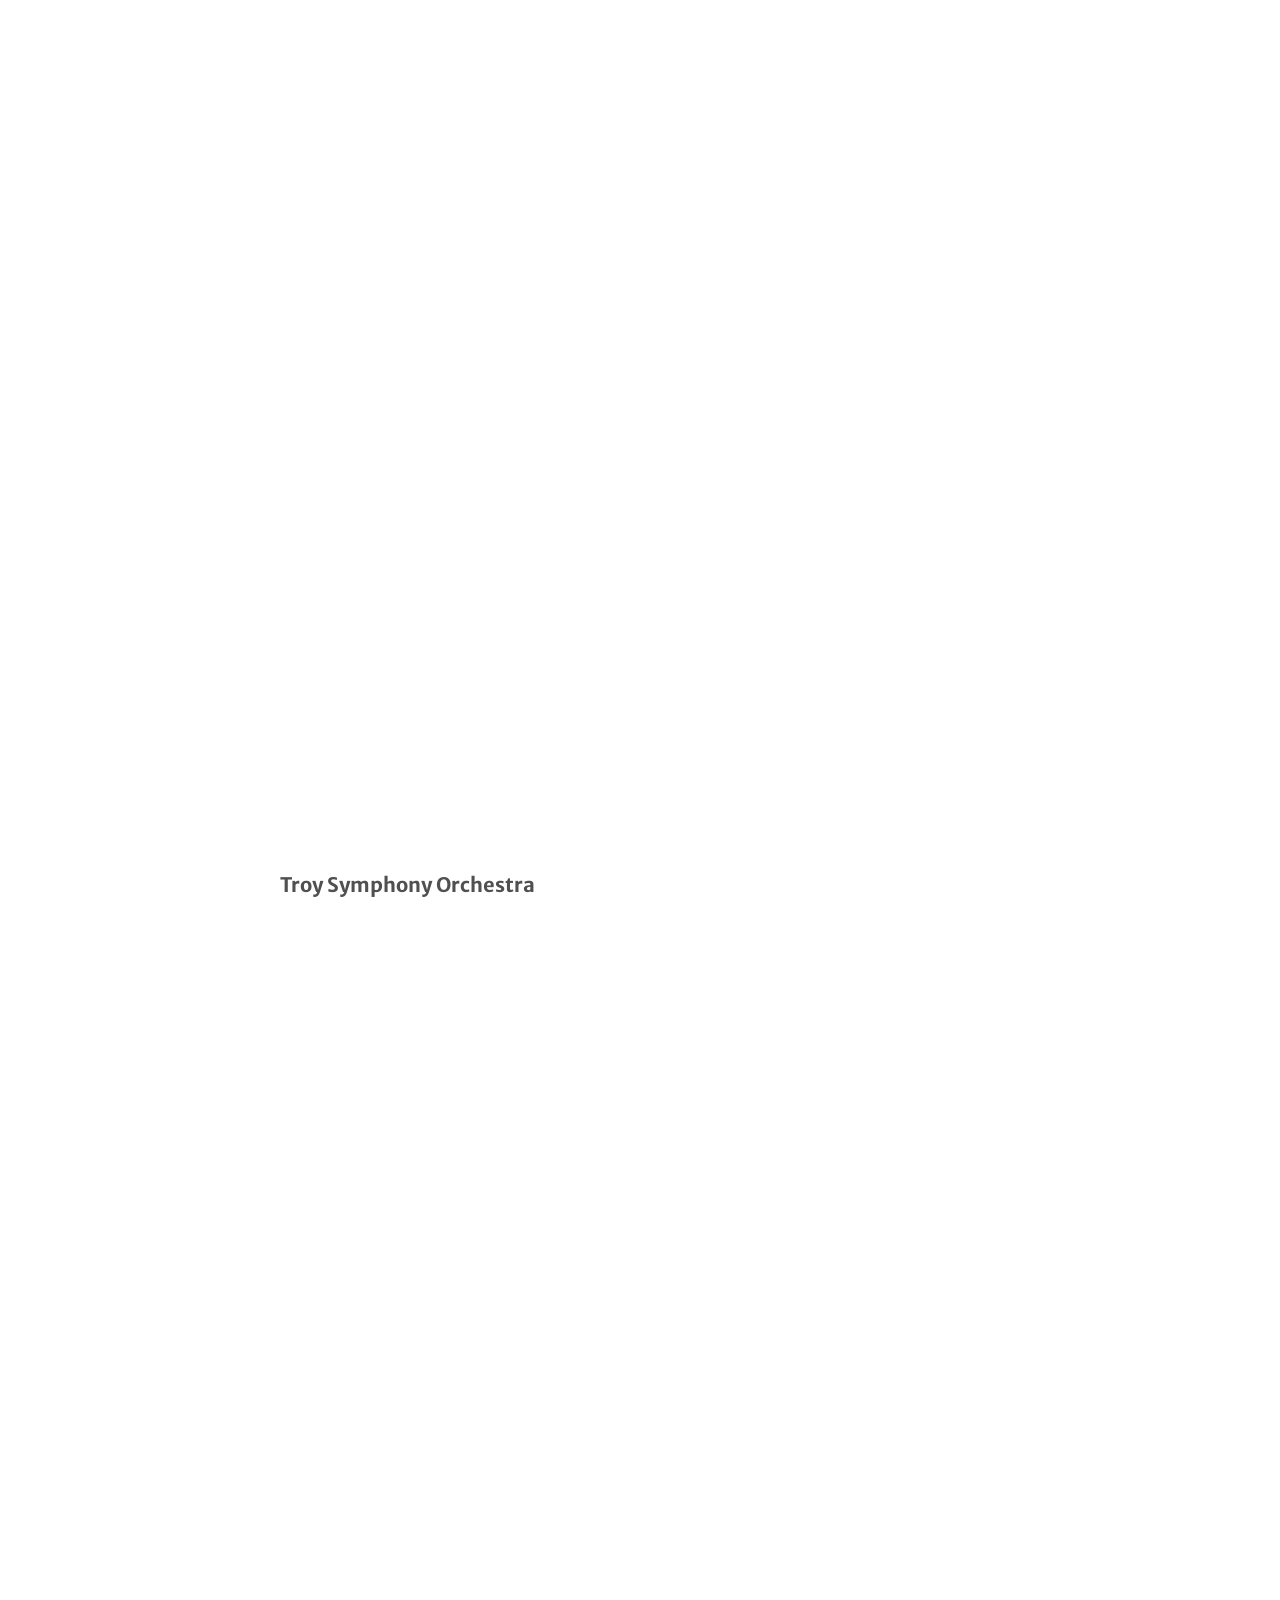
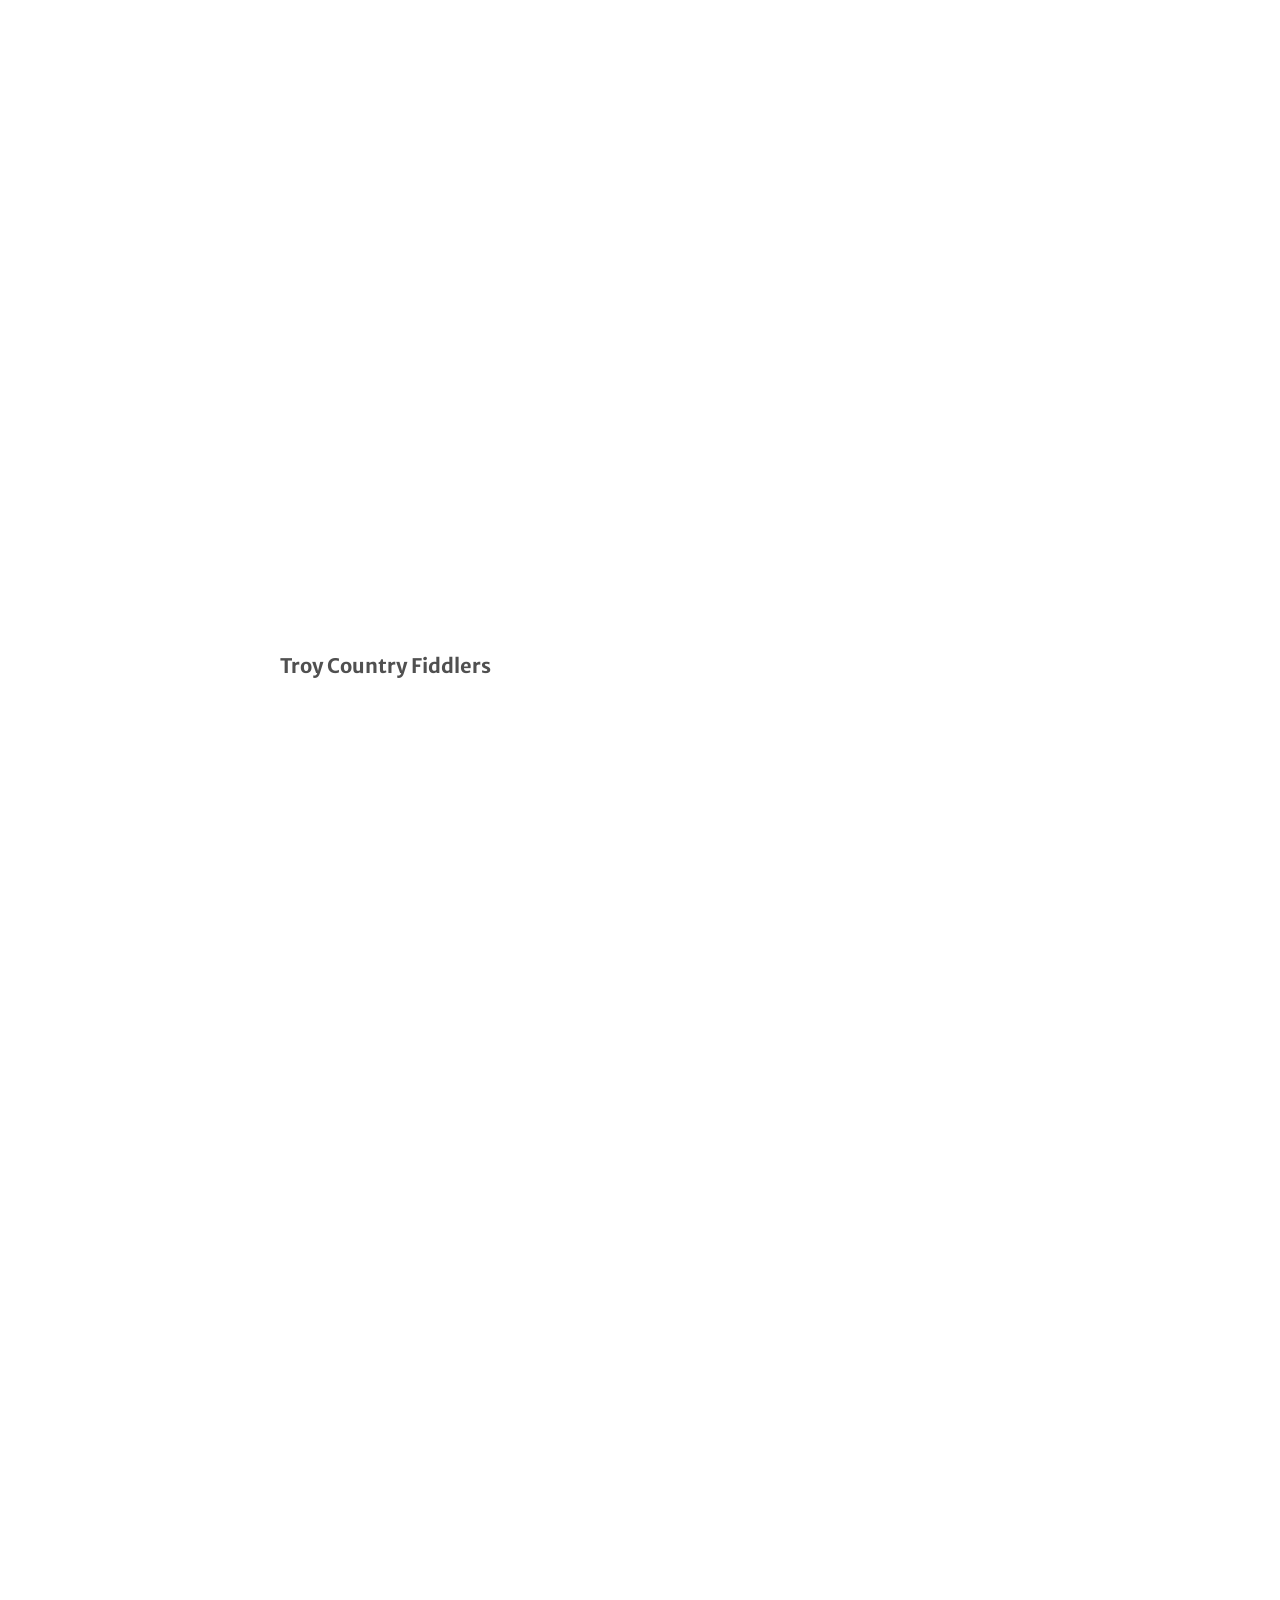
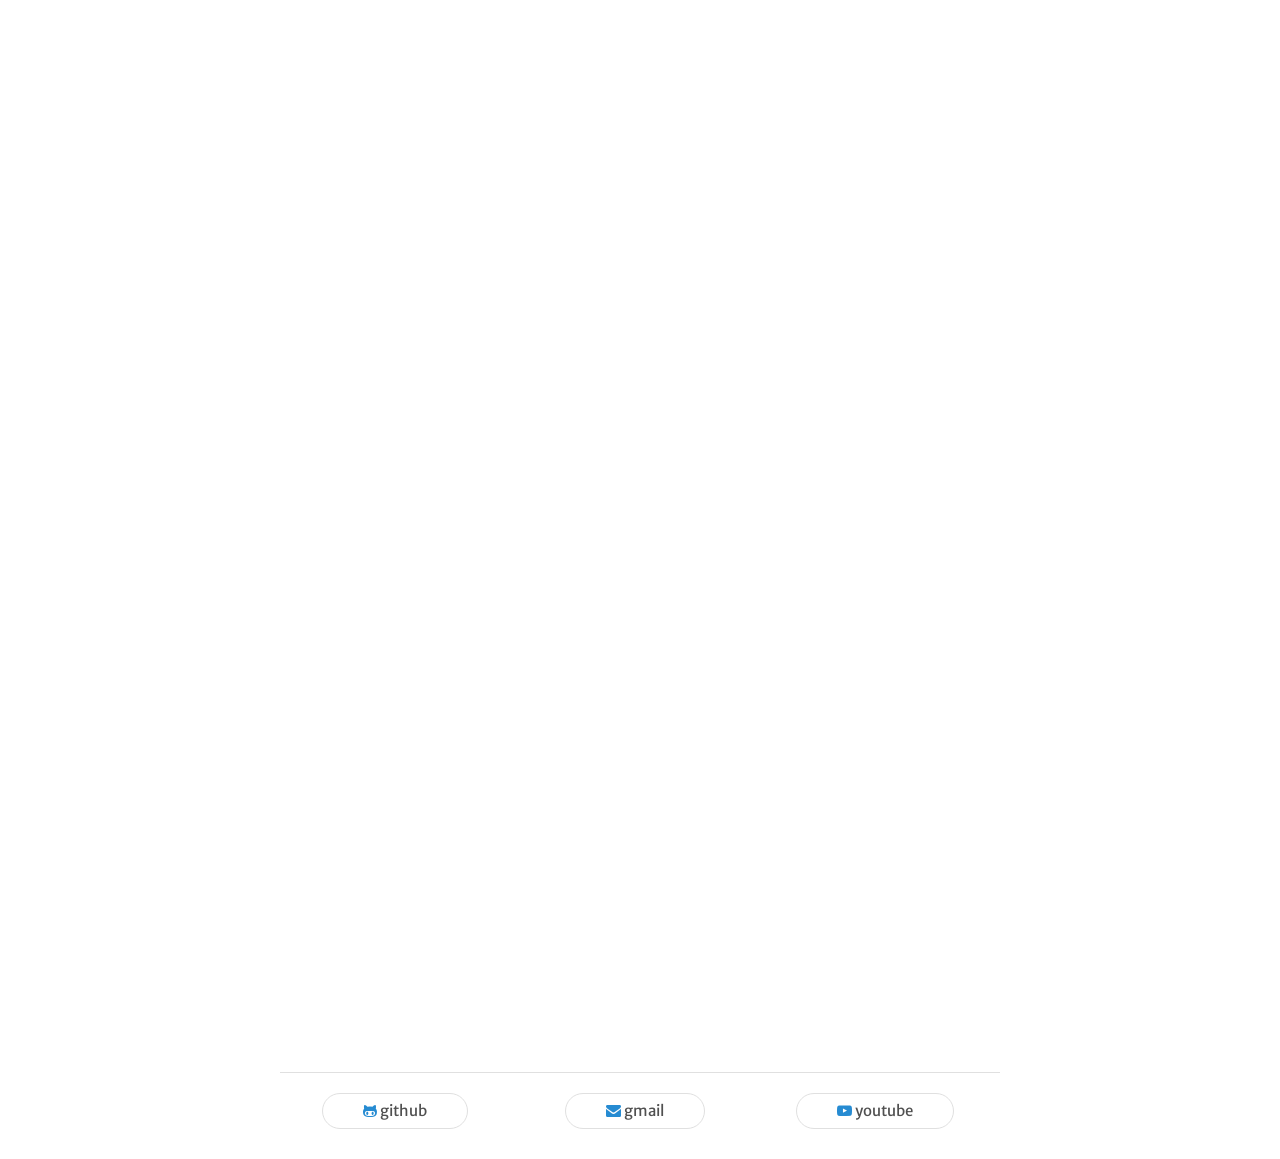
<file: music/index.html>
<!DOCTYPE html>
<html lang="en">
  <head>
    <link rel="dns-prefetch" href="//fonts.googleapis.com">
    <link rel="preconnect" href="https://fonts.gstatic.com/" crossorigin>

    <meta charset="utf-8">
    <meta name="viewport" content="width=device-width, initial-scale=1" >

    <meta name="author" content="Newton Ni">
    <title>Newton Ni</title>
    <meta name="description" content="Newton Ni&#x27;s personal website.">
    <link rel="icon" type="image/png" sizes="32x32" href="/favicon-32x32.png"/>
    <link rel="icon" type="image/png" sizes="16x16" href="/favicon-16x16.png"/>

    <link href="https://fonts.googleapis.com/css?family=Inconsolata|Merriweather+Sans:400,700|Merriweather:400,700" rel="stylesheet"/>
    <link href="/style.css" rel="stylesheet"/>
  </head>
  <body>
    <hr>
    <nav>
      <a class="button-text" href="/">Home</a>
      <a class="button-text" href="/about">About</a>
      <a class="button-text" href="/music">Music</a>
      <a class="button-text" href="/projects">Projects</a>
    </nav>
    <hr>
    <main>
      
  <p>I've studied the violin since 2007, with the following teachers:</p>
<ul>
<li>Jason Kim</li>
<li>Lillian and LeRoy Fenstermacher</li>
<li>Jack Robbins</li>
<li>Laura Sias</li>
</ul>
<p>and have been a member of the following orchestras:</p>
<ul>
<li><a href="https://www.cambridgesymphony.org/">Cambridge Symphony Orchestra</a></li>
<li><a href="https://www.kendallsquareorchestra.org/">Kendall Square Orchestra</a></li>
<li><a href="https://www.cuorchestra.org/">Cornell Chamber and Symphony Orchestras</a></li>
<li><a href="https://www.detroitmys.org/">Detroit Metropolitan Youth Symphony</a></li>
<li><a href="https://oyomi.org/">Oakland Youth Orchestras</a></li>
<li><a href="https://www.msboa.org/">MSBOA</a>/<a href="https://www.michiganyoutharts.org/festival.html">MYAF</a> Honors Orchestra</li>
<li><a href="https://www.troyhighorchestra.org/">Troy High Orchestra</a></li>
</ul>
<p>I am currently self-studying the guitar.</p>
<h3 id="guitar-fingerstyle">Guitar - Fingerstyle</h3>
<iframe width="560" height="315" src="https://www.youtube.com/embed/BCs_loXKYDw" frameborder="0" allow="accelerometer; autoplay; clipboard-write; encrypted-media; gyroscope; picture-in-picture" allowfullscreen></iframe>
<iframe width="560" height="315" src="https://www.youtube.com/embed/s3EaGa5T7ks" frameborder="0" allow="accelerometer; autoplay; clipboard-write; encrypted-media; gyroscope; picture-in-picture" allowfullscreen></iframe>
<h3 id="violin-contemporary">Violin - Contemporary</h3>
<iframe width="560" height="315" src="https://www.youtube.com/embed/AOYBM1buyGM" frameborder="0" allow="accelerometer; autoplay; clipboard-write; encrypted-media; gyroscope; picture-in-picture" allowfullscreen></iframe>
<iframe width="560" height="315" src="https://www.youtube.com/embed/4cmaV8S6AUM" frameborder="0" allow="accelerometer; autoplay; clipboard-write; encrypted-media; gyroscope; picture-in-picture" allowfullscreen></iframe>
<h3 id="violin-chamber">Violin - Chamber</h3>
<iframe width="560" height="315" src="https://www.youtube.com/embed/KQ5m_biDT0Q" frameborder="0" allow="accelerometer; autoplay; clipboard-write; encrypted-media; gyroscope; picture-in-picture" allowfullscreen></iframe>
<iframe width="560" height="315" src="https://www.youtube.com/embed/sARqvyE48Jo" frameborder="0" allow="accelerometer; autoplay; clipboard-write; encrypted-media; gyroscope; picture-in-picture" allowfullscreen></iframe>
<iframe width="560" height="315" src="https://www.youtube.com/embed/FpFKjd2KsYY" frameborder="0" allow="accelerometer; autoplay; clipboard-write; encrypted-media; gyroscope; picture-in-picture" allowfullscreen></iframe>
<iframe width="560" height="315" src="https://www.youtube.com/embed/Zg5cCb_bjYY" frameborder="0" allow="accelerometer; autoplay; clipboard-write; encrypted-media; gyroscope; picture-in-picture" allowfullscreen></iframe>
<h3 id="violin-solo">Violin - Solo</h3>
<iframe width="560" height="315" src="https://www.youtube.com/embed/WqGh8y9YALg" frameborder="0" allow="accelerometer; autoplay; clipboard-write; encrypted-media; gyroscope; picture-in-picture" allowfullscreen></iframe>
<iframe width="560" height="315" src="https://www.youtube.com/embed/cDqhIKJGlWo" frameborder="0" allow="accelerometer; autoplay; clipboard-write; encrypted-media; gyroscope; picture-in-picture" allowfullscreen></iframe>
<iframe width="560" height="315" src="https://www.youtube.com/embed/uWLjDt7xpUw" frameborder="0" allow="accelerometer; autoplay; clipboard-write; encrypted-media; gyroscope; picture-in-picture" allowfullscreen></iframe>
<iframe width="560" height="315" src="https://www.youtube.com/embed/1F-ad2C7veA" frameborder="0" allow="accelerometer; autoplay; clipboard-write; encrypted-media; gyroscope; picture-in-picture" allowfullscreen></iframe>
<h3 id="violin-orchestral">Violin - Orchestral</h3>
<h4 id="misc">Misc.</h4>
<iframe width="560" height="315" src="https://www.youtube.com/embed/3hkxH-nVcT8" frameborder="0" allow="accelerometer; autoplay; clipboard-write; encrypted-media; gyroscope; picture-in-picture" allowfullscreen></iframe>
<iframe width="560" height="315" src="https://www.youtube.com/embed/zhiAHtLLl-k" frameborder="0" allow="accelerometer; autoplay; clipboard-write; encrypted-media; gyroscope; picture-in-picture" allowfullscreen></iframe>
<iframe src='//www.cornell.edu/video/worthy-2017-concert/embed' width='560' height='315' frameborder='0' allowfullscreen title='CornellCast video'></iframe>
<h4 id="cornell-chamber-orchestra">Cornell Chamber Orchestra</h4>
<iframe width="560" height="315" src="https://www.youtube.com/embed/zR4Uxbaj9iY" frameborder="0" allow="accelerometer; autoplay; clipboard-write; encrypted-media; gyroscope; picture-in-picture" allowfullscreen></iframe>
<iframe width="560" height="315" src="https://www.youtube.com/embed/ALKlA0uBmFo" frameborder="0" allow="accelerometer; autoplay; clipboard-write; encrypted-media; gyroscope; picture-in-picture" allowfullscreen></iframe>
<iframe width="560" height="315" src="https://www.youtube.com/embed/f7kYk_ynvPk" frameborder="0" allow="accelerometer; autoplay; clipboard-write; encrypted-media; gyroscope; picture-in-picture" allowfullscreen></iframe>
<iframe width="560" height="315" src="https://www.youtube.com/embed/yxD2KVI3kPY" frameborder="0" allow="accelerometer; autoplay; clipboard-write; encrypted-media; gyroscope; picture-in-picture" allowfullscreen></iframe>
<iframe width="560" height="315" src="https://www.youtube.com/embed/-jn91TNgUqs" frameborder="0" allow="accelerometer; autoplay; clipboard-write; encrypted-media; gyroscope; picture-in-picture" allowfullscreen></iframe>
<iframe width="560" height="315" src="https://www.youtube.com/embed/KB0qpDW-3LU" frameborder="0" allow="accelerometer; autoplay; clipboard-write; encrypted-media; gyroscope; picture-in-picture" allowfullscreen></iframe>
<iframe width="560" height="315" src="https://www.youtube.com/embed/UwvpGO4ULlE" frameborder="0" allow="accelerometer; autoplay; clipboard-write; encrypted-media; gyroscope; picture-in-picture" allowfullscreen></iframe>
<iframe width="560" height="315" src="https://www.youtube.com/embed/rItb1rXQw1w" frameborder="0" allow="accelerometer; autoplay; clipboard-write; encrypted-media; gyroscope; picture-in-picture" allowfullscreen></iframe>
<h4 id="troy-symphony-orchestra">Troy Symphony Orchestra</h4>
<iframe width="560" height="315" src="https://www.youtube.com/embed/HHskPsdlIQM" frameborder="0" allow="accelerometer; autoplay; clipboard-write; encrypted-media; gyroscope; picture-in-picture" allowfullscreen></iframe>
<iframe width="560" height="315" src="https://www.youtube.com/embed/5amZ9Eheigo" frameborder="0" allow="accelerometer; autoplay; clipboard-write; encrypted-media; gyroscope; picture-in-picture" allowfullscreen></iframe>
<iframe width="560" height="315" src="https://www.youtube.com/embed/cR3In7icz5o" frameborder="0" allow="accelerometer; autoplay; clipboard-write; encrypted-media; gyroscope; picture-in-picture" allowfullscreen></iframe>
<iframe width="560" height="315" src="https://www.youtube.com/embed/ktZlJGPG_9E" frameborder="0" allow="accelerometer; autoplay; clipboard-write; encrypted-media; gyroscope; picture-in-picture" allowfullscreen></iframe>
<h4 id="troy-country-fiddlers">Troy Country Fiddlers</h4>
<iframe width="560" height="315" src="https://www.youtube.com/embed/zO2l2fO9w-g" frameborder="0" allow="accelerometer; autoplay; clipboard-write; encrypted-media; gyroscope; picture-in-picture" allowfullscreen></iframe>
<iframe width="560" height="315" src="https://www.youtube.com/embed/G_pQWVMXRZg" frameborder="0" allow="accelerometer; autoplay; clipboard-write; encrypted-media; gyroscope; picture-in-picture" allowfullscreen></iframe>
<iframe width="560" height="315" src="https://www.youtube.com/embed/0zLO1BuoTVU" frameborder="0" allow="accelerometer; autoplay; clipboard-write; encrypted-media; gyroscope; picture-in-picture" allowfullscreen></iframe>
<iframe width="560" height="315" src="https://www.youtube.com/embed/_UKUyiRToHY" frameborder="0" allow="accelerometer; autoplay; clipboard-write; encrypted-media; gyroscope; picture-in-picture" allowfullscreen></iframe>
<iframe width="560" height="315" src="https://www.youtube.com/embed/lNPlCPEOozY" frameborder="0" allow="accelerometer; autoplay; clipboard-write; encrypted-media; gyroscope; picture-in-picture" allowfullscreen></iframe>
<iframe width="560" height="315" src="https://www.youtube.com/embed/HRv2-bEWrek" frameborder="0" allow="accelerometer; autoplay; clipboard-write; encrypted-media; gyroscope; picture-in-picture" allowfullscreen></iframe>


    </main>
    <hr>
    <footer>
      <a href="https://github.com/nwtnni" class="button"><i class="icon-github"></i><span class="collapse"> GitHub</span></a>
      <a href="mailto:nwtnni@gmail.com" class="button"><i class="icon-mail-alt"></i><span class="collapse"> Gmail</span></a>
      <a href="https://www.youtube.com/channel/UC26iIHidX2FUZFx2Se3x4eA" class="button"><i class="icon-youtube-play"></i><span class="collapse"> YouTube</span></a>
    </footer>
  </body>
</html>
</file>
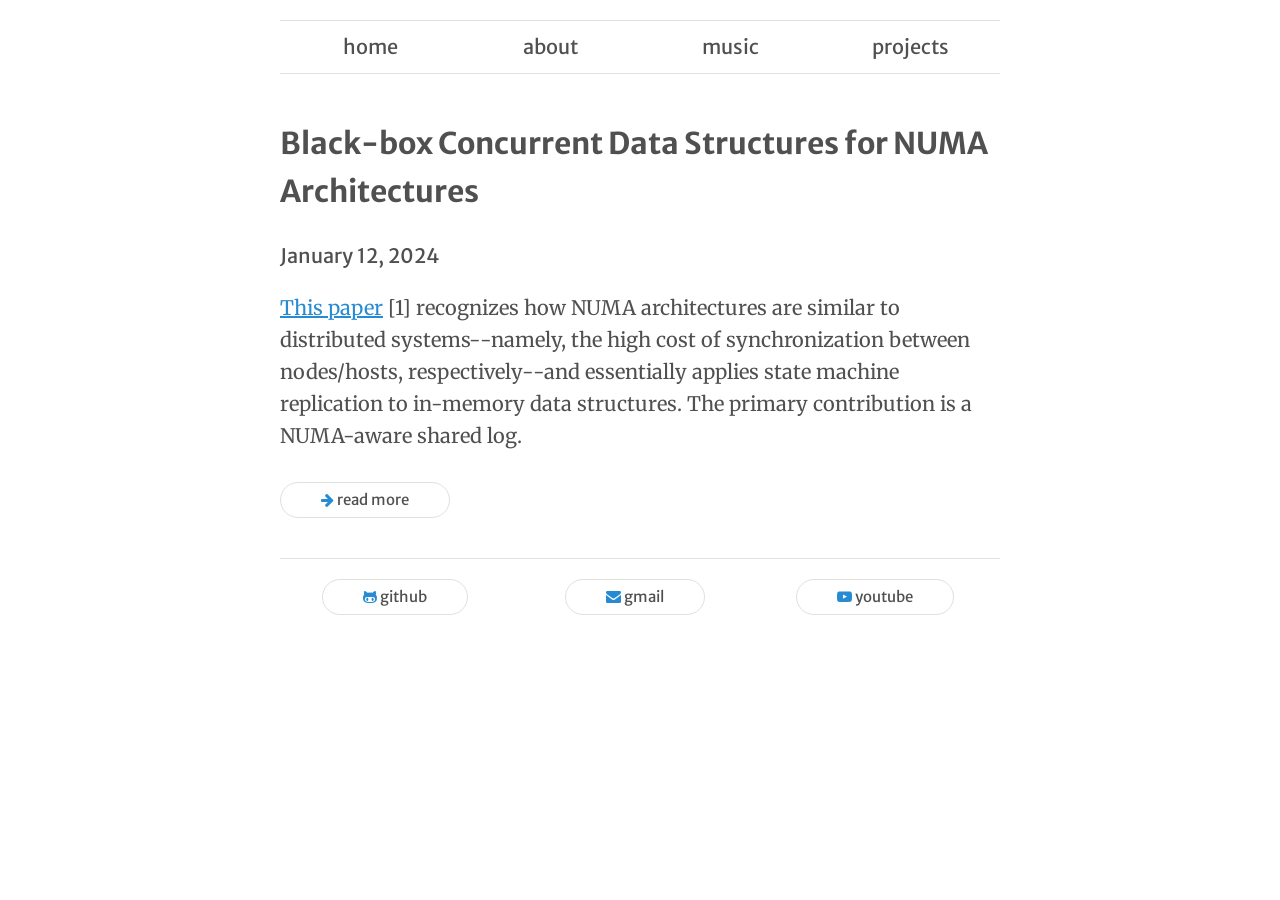
<file: notes/index.html>
<!DOCTYPE html>
<html lang="en">
  <head>
    <link rel="dns-prefetch" href="//fonts.googleapis.com">
    <link rel="preconnect" href="https://fonts.gstatic.com/" crossorigin>

    <meta charset="utf-8">
    <meta name="viewport" content="width=device-width, initial-scale=1" >

    <meta name="author" content="Newton Ni">
    <title>
  Newton Ni | Notes
</title>
    <meta name="description" content="
  Notes on research papers.
">
    <link rel="icon" type="image/png" sizes="32x32" href="/favicon-32x32.png"/>
    <link rel="icon" type="image/png" sizes="16x16" href="/favicon-16x16.png"/>

    <link href="https://fonts.googleapis.com/css?family=Inconsolata|Merriweather+Sans:400,700|Merriweather:400,700" rel="stylesheet"/>
    <link href="/style.css" rel="stylesheet"/>
  </head>
  <body>
    <hr>
    <nav>
      <a class="button-text" href="/">Home</a>
      <a class="button-text" href="/about">About</a>
      <a class="button-text" href="/music">Music</a>
      <a class="button-text" href="/projects">Projects</a>
    </nav>
    <hr>
    <main>
      
  
    
  <section>
    
  <header>
    <h1 class="title">
      Black-box Concurrent Data Structures for NUMA Architectures
    </h1>
    <div class="date">
      January 12, 2024
    </div>
  </header>

    <p><a href="https://doi.org/10.1145/3037697.3037721">This paper</a> [1]
recognizes how NUMA architectures are similar to
distributed systems--namely, the high cost of synchronization
between nodes/hosts, respectively--and essentially applies
state machine replication to in-memory data structures.
The primary contribution is a NUMA-aware shared log.</p>
    <div class="read-more">
      <a href="https:&#x2F;&#x2F;nwtnni.me&#x2F;notes&#x2F;node-replication&#x2F;" class="button"><i class="icon-right-big"></i> Read More</a>
    </div>
  </section>

    
  

    </main>
    <hr>
    <footer>
      <a href="https://github.com/nwtnni" class="button"><i class="icon-github"></i><span class="collapse"> GitHub</span></a>
      <a href="mailto:nwtnni@gmail.com" class="button"><i class="icon-mail-alt"></i><span class="collapse"> Gmail</span></a>
      <a href="https://www.youtube.com/channel/UC26iIHidX2FUZFx2Se3x4eA" class="button"><i class="icon-youtube-play"></i><span class="collapse"> YouTube</span></a>
    </footer>
  </body>
</html>
</file>
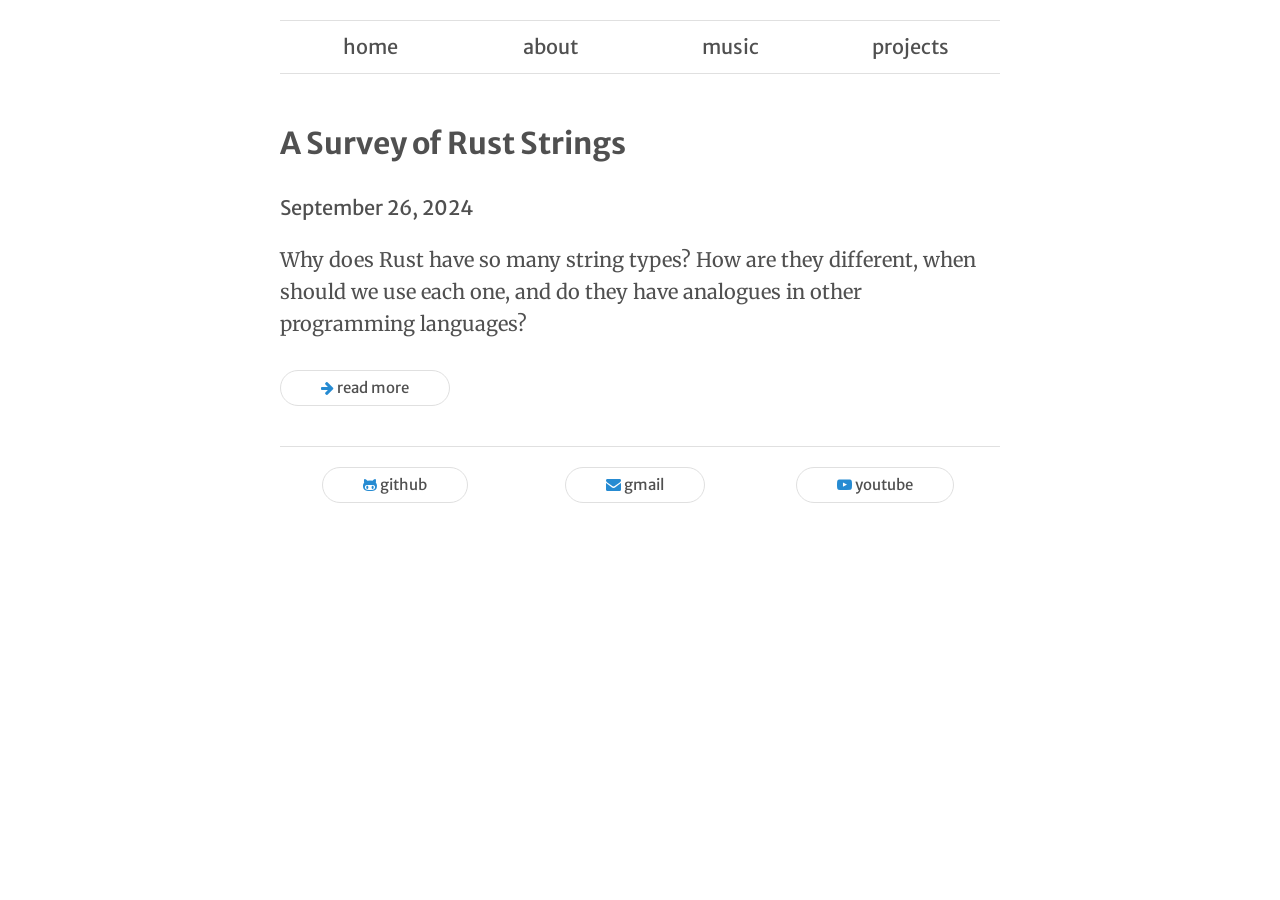
<file: posts/index.html>
<!DOCTYPE html>
<html lang="en">
  <head>
    <link rel="dns-prefetch" href="//fonts.googleapis.com">
    <link rel="preconnect" href="https://fonts.gstatic.com/" crossorigin>

    <meta charset="utf-8">
    <meta name="viewport" content="width=device-width, initial-scale=1" >

    <meta name="author" content="Newton Ni">
    <title>
  Newton Ni | Posts
</title>
    <meta name="description" content="
  Miscellaneous writing.
">
    <link rel="icon" type="image/png" sizes="32x32" href="/favicon-32x32.png"/>
    <link rel="icon" type="image/png" sizes="16x16" href="/favicon-16x16.png"/>

    <link href="https://fonts.googleapis.com/css?family=Inconsolata|Merriweather+Sans:400,700|Merriweather:400,700" rel="stylesheet"/>
    <link href="/style.css" rel="stylesheet"/>
  </head>
  <body>
    <hr>
    <nav>
      <a class="button-text" href="/">Home</a>
      <a class="button-text" href="/about">About</a>
      <a class="button-text" href="/music">Music</a>
      <a class="button-text" href="/projects">Projects</a>
    </nav>
    <hr>
    <main>
      
  
    
  <section>
    
  <header>
    <h1 class="title">
      A Survey of Rust Strings
    </h1>
    <div class="date">
      September 26, 2024
    </div>
  </header>

    <p>Why does Rust have so many string types? How are they
different, when should we use each one, and do they
have analogues in other programming languages?</p>
    <div class="read-more">
      <a href="https:&#x2F;&#x2F;nwtnni.me&#x2F;posts&#x2F;strings&#x2F;" class="button"><i class="icon-right-big"></i> Read More</a>
    </div>
  </section>

    
  

    </main>
    <hr>
    <footer>
      <a href="https://github.com/nwtnni" class="button"><i class="icon-github"></i><span class="collapse"> GitHub</span></a>
      <a href="mailto:nwtnni@gmail.com" class="button"><i class="icon-mail-alt"></i><span class="collapse"> Gmail</span></a>
      <a href="https://www.youtube.com/channel/UC26iIHidX2FUZFx2Se3x4eA" class="button"><i class="icon-youtube-play"></i><span class="collapse"> YouTube</span></a>
    </footer>
  </body>
</html>
</file>
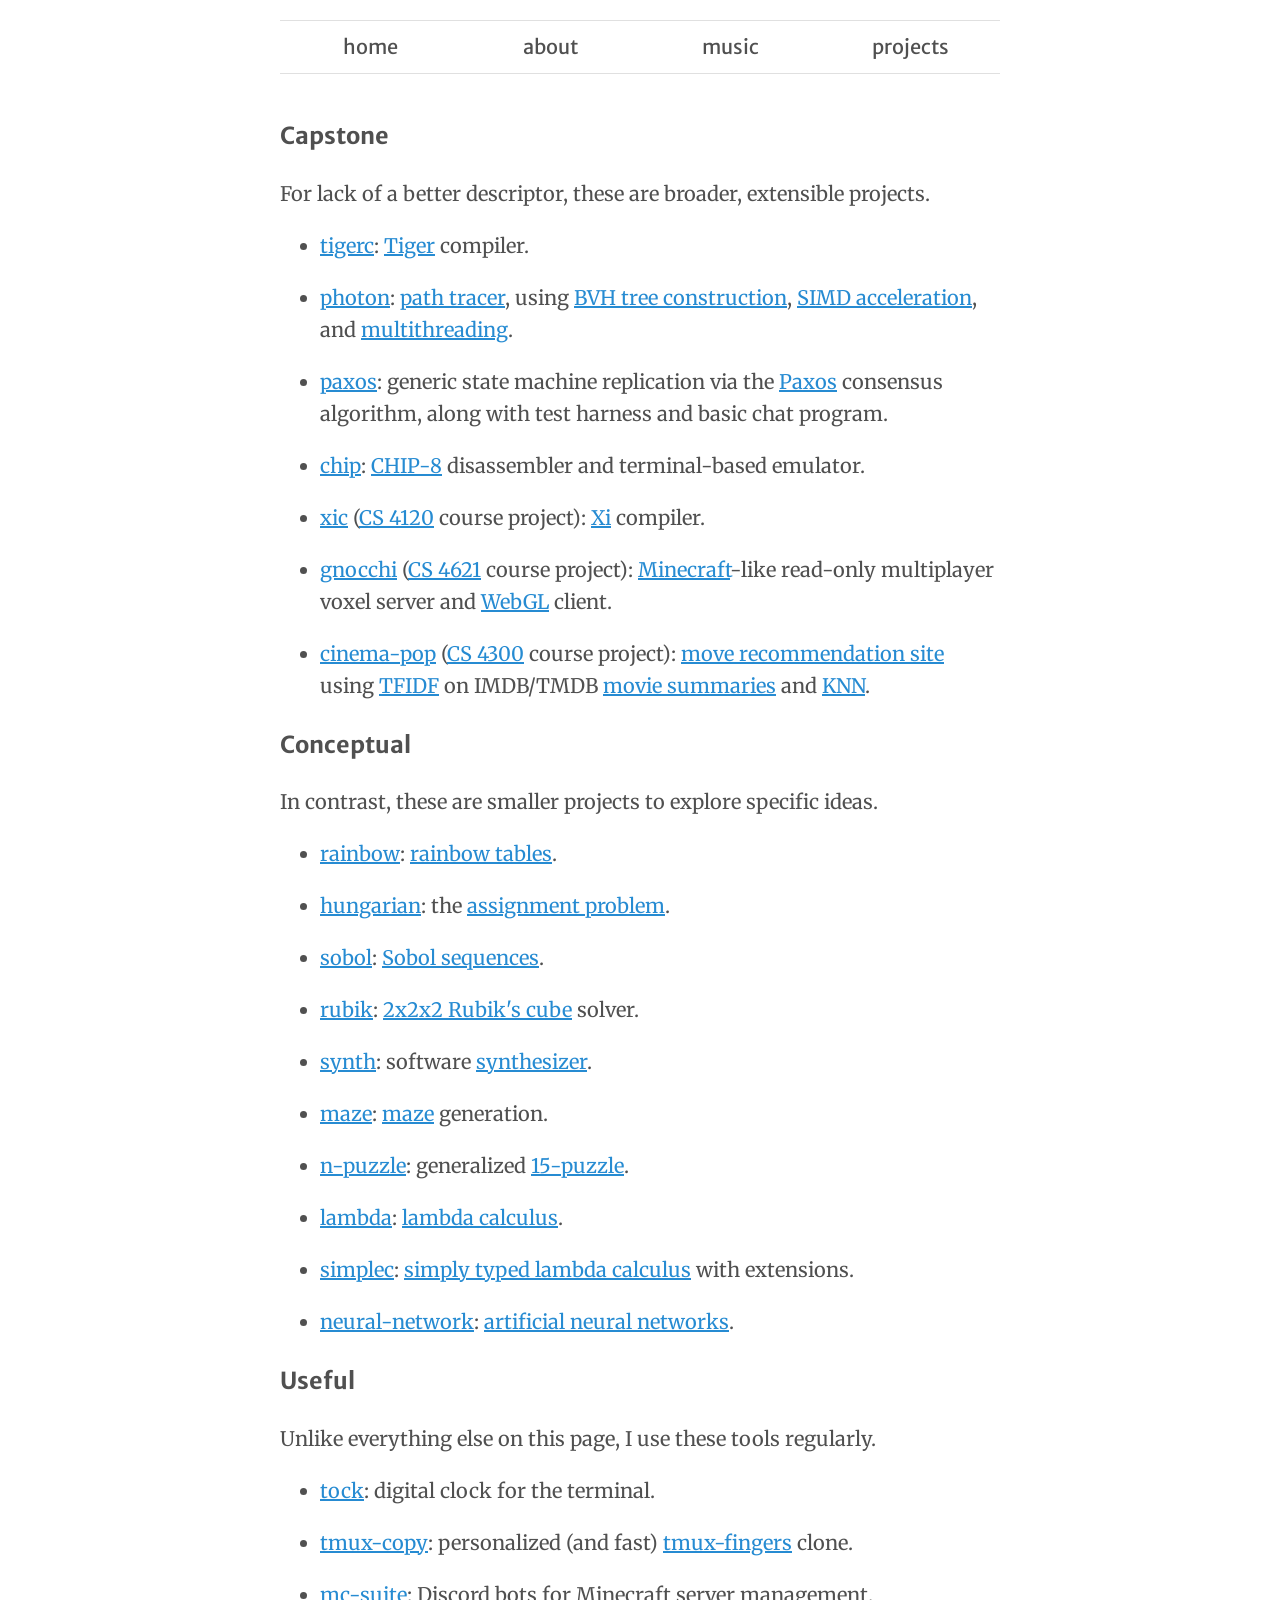
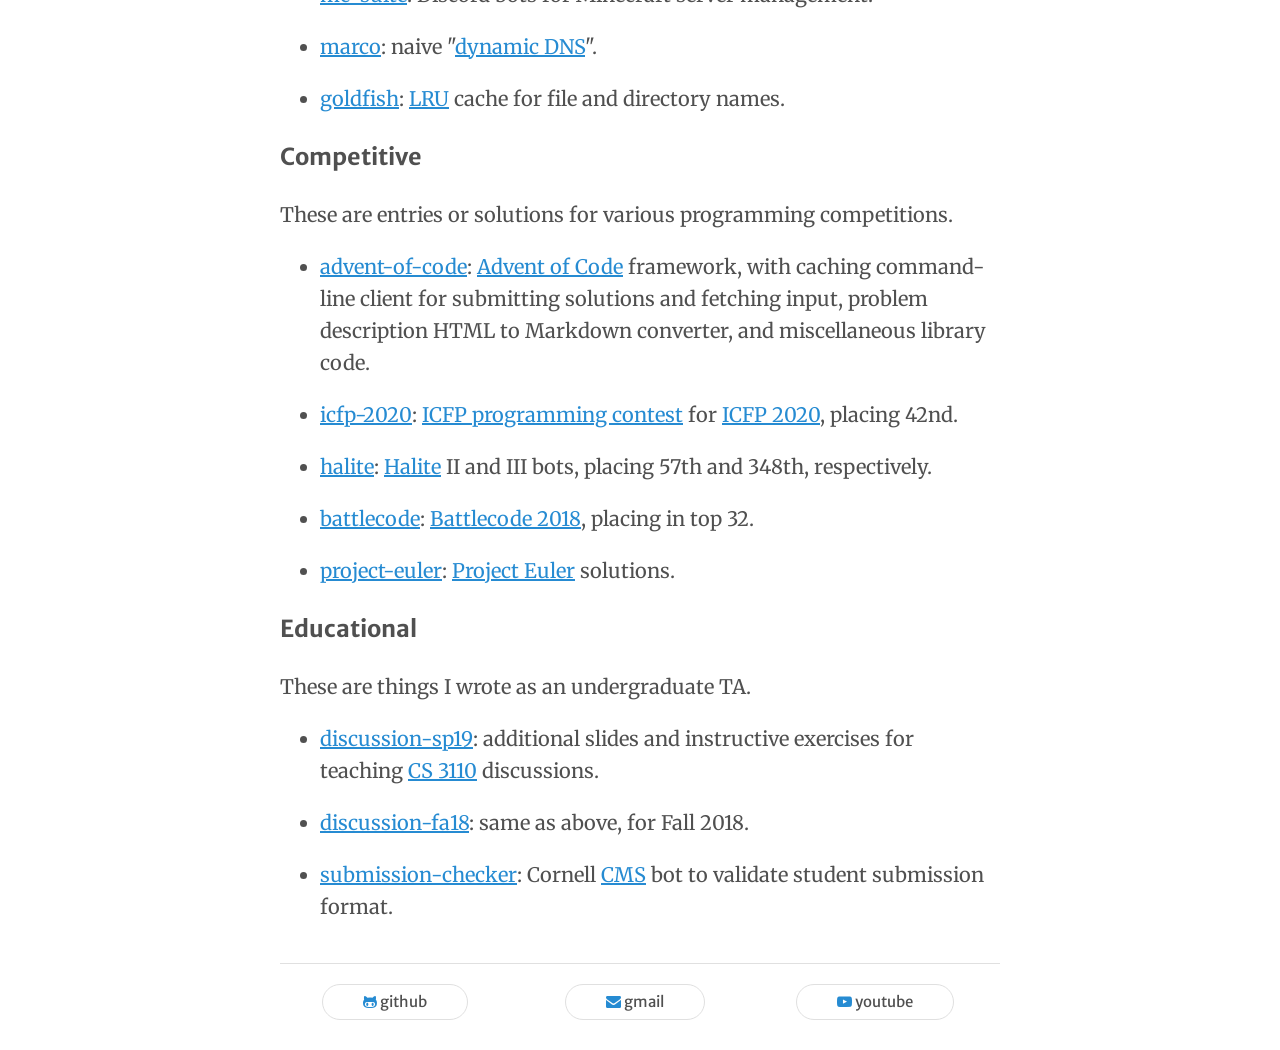
<file: projects/index.html>
<!DOCTYPE html>
<html lang="en">
  <head>
    <link rel="dns-prefetch" href="//fonts.googleapis.com">
    <link rel="preconnect" href="https://fonts.gstatic.com/" crossorigin>

    <meta charset="utf-8">
    <meta name="viewport" content="width=device-width, initial-scale=1" >

    <meta name="author" content="Newton Ni">
    <title>Newton Ni</title>
    <meta name="description" content="Newton Ni&#x27;s personal website.">
    <link rel="icon" type="image/png" sizes="32x32" href="/favicon-32x32.png"/>
    <link rel="icon" type="image/png" sizes="16x16" href="/favicon-16x16.png"/>

    <link href="https://fonts.googleapis.com/css?family=Inconsolata|Merriweather+Sans:400,700|Merriweather:400,700" rel="stylesheet"/>
    <link href="/style.css" rel="stylesheet"/>
  </head>
  <body>
    <hr>
    <nav>
      <a class="button-text" href="/">Home</a>
      <a class="button-text" href="/about">About</a>
      <a class="button-text" href="/music">Music</a>
      <a class="button-text" href="/projects">Projects</a>
    </nav>
    <hr>
    <main>
      
  <h3 id="capstone">Capstone</h3>
<p>For lack of a better descriptor, these are broader, extensible projects.</p>
<ul>
<li>
<p><a href="https://github.com/nwtnni/tigerc">tigerc</a>:
<a href="https://www.cs.princeton.edu/~appel/modern/">Tiger</a> compiler.</p>
</li>
<li>
<p><a href="https://github.com/nwtnni/photon">photon</a>:
<a href="https://en.wikipedia.org/wiki/Path_tracing">path tracer</a>, using
<a href="https://en.wikipedia.org/wiki/Bounding_volume_hierarchy">BVH tree construction</a>,
<a href="https://en.wikipedia.org/wiki/SIMD">SIMD acceleration</a>,
and <a href="https://en.wikipedia.org/wiki/Multithreading_(computer_architecture)">multithreading</a>.</p>
</li>
<li>
<p><a href="https://github.com/nwtnni/paxos">paxos</a>:
generic state machine replication via the <a href="https://en.wikipedia.org/wiki/Paxos_(computer_science)">Paxos</a>
consensus algorithm, along with test harness and basic chat program.</p>
</li>
<li>
<p><a href="https://github.com/nwtnni/chip">chip</a>:
<a href="https://en.wikipedia.org/wiki/CHIP-8">CHIP-8</a> disassembler and terminal-based emulator.</p>
</li>
<li>
<p><a href="https://github.com/nwtnni/xic">xic</a>
(<a href="https://www.cs.cornell.edu/courses/cs4120/2019sp/">CS 4120</a> course project):
<a href="https://www.cs.cornell.edu/courses/cs4120/2019sp/project/language.pdf?1550155787">Xi</a> compiler.</p>
</li>
<li>
<p><a href="https://github.com/nwtnni/gnocchi">gnocchi</a>
(<a href="https://www.cs.cornell.edu/courses/cs4620/2018fa/">CS 4621</a> course project):
<a href="https://en.wikipedia.org/wiki/Minecraft">Minecraft</a>-like read-only multiplayer voxel server and
<a href="https://en.wikipedia.org/wiki/WebGL">WebGL</a> client.</p>
</li>
<li>
<p><a href="https://github.com/nwtnni/cinema-pop">cinema-pop</a>
(<a href="https://www.cs.cornell.edu/courses/cs4300/2019sp/">CS 4300</a> course project):
<a href="https://cinemapop.infosci.cornell.edu/">move recommendation site</a> using
<a href="https://en.wikipedia.org/wiki/Tf%E2%80%93idf">TFIDF</a> on IMDB/TMDB
<a href="https://github.com/nwtnni/movies">movie summaries</a> and
<a href="https://en.wikipedia.org/wiki/K-nearest_neighbors_algorithm">KNN</a>.</p>
</li>
</ul>
<h3 id="conceptual">Conceptual</h3>
<p>In contrast, these are smaller projects to explore specific ideas.</p>
<ul>
<li>
<p><a href="https://github.com/nwtnni/rainbow">rainbow</a>:
<a href="https://en.wikipedia.org/wiki/Rainbow_table">rainbow tables</a>.</p>
</li>
<li>
<p><a href="https://github.com/nwtnni/hungarian">hungarian</a>:
the <a href="https://en.wikipedia.org/wiki/Assignment_problem">assignment problem</a>.</p>
</li>
<li>
<p><a href="https://github.com/nwtnni/sobol">sobol</a>:
<a href="https://en.wikipedia.org/wiki/Sobol_sequence">Sobol sequences</a>.</p>
</li>
<li>
<p><a href="https://github.com/nwtnni/rubik">rubik</a>:
<a href="https://en.wikipedia.org/wiki/Pocket_Cube">2x2x2 Rubik's cube</a> solver.</p>
</li>
<li>
<p><a href="https://github.com/nwtnni/synth">synth</a>:
software <a href="https://en.wikipedia.org/wiki/Synthesizer">synthesizer</a>.</p>
</li>
<li>
<p><a href="https://github.com/nwtnni/maze">maze</a>:
<a href="https://en.wikipedia.org/wiki/Maze">maze</a> generation.</p>
</li>
<li>
<p><a href="https://github.com/nwtnni/n-puzzle">n-puzzle</a>:
generalized <a href="https://en.wikipedia.org/wiki/15_puzzle">15-puzzle</a>.</p>
</li>
<li>
<p><a href="https://github.com/nwtnni/lambda">lambda</a>:
<a href="https://en.wikipedia.org/wiki/Lambda_calculus">lambda calculus</a>.</p>
</li>
<li>
<p><a href="https://github.com/nwtnni/simplec">simplec</a>:
<a href="https://en.wikipedia.org/wiki/Simply_typed_lambda_calculus">simply typed lambda calculus</a> with extensions.</p>
</li>
<li>
<p><a href="https://github.com/nwtnni/neural-network">neural-network</a>:
<a href="https://en.wikipedia.org/wiki/Artificial_neural_network">artificial neural networks</a>.</p>
</li>
</ul>
<h3 id="useful">Useful</h3>
<p>Unlike everything else on this page, I use these tools regularly.</p>
<ul>
<li>
<p><a href="https://github.com/nwtnni/tock">tock</a>:
digital clock for the terminal.</p>
</li>
<li>
<p><a href="https://github.com/nwtnni/tmux-copy">tmux-copy</a>:
personalized (and fast) <a href="https://github.com/Morantron/tmux-fingers">tmux-fingers</a> clone.</p>
</li>
<li>
<p><a href="https://github.com/nwtnni/mc-suite">mc-suite</a>:
Discord bots for Minecraft server management.</p>
</li>
<li>
<p><a href="https://github.com/nwtnni/marco">marco</a>:
naive "<a href="https://en.wikipedia.org/wiki/Dynamic_DNS">dynamic DNS</a>".</p>
</li>
<li>
<p><a href="https://github.com/nwtnni/goldfish">goldfish</a>:
<a href="https://en.wikipedia.org/wiki/Cache_replacement_policies#Least_recently_used_(LRU)">LRU</a> cache for file and directory names.</p>
</li>
</ul>
<h3 id="competitive">Competitive</h3>
<p>These are entries or solutions for various programming competitions.</p>
<ul>
<li>
<p><a href="https://github.com/nwtnni/advent-of-code">advent-of-code</a>:
<a href="https://adventofcode.com/">Advent of Code</a> framework, with caching command-line client
for submitting solutions and fetching input, problem description HTML to Markdown converter,
and miscellaneous library code.</p>
</li>
<li>
<p><a href="https://github.com/nwtnni/icfp-2020">icfp-2020</a>:
<a href="https://icfpcontest2020.github.io/#/">ICFP programming contest</a> for
<a href="https://conf.researchr.org/home/icfp-2020">ICFP 2020</a>, placing 42nd.</p>
</li>
<li>
<p><a href="https://github.com/nwtnni/halite">halite</a>:
<a href="https://halite.io/">Halite</a> II and III bots, placing 57th and 348th, respectively.</p>
</li>
<li>
<p><a href="https://github.com/nwtnni/battlecode">battlecode</a>:
<a href="https://s3.amazonaws.com/battlecode-2018/specs/battlecode-specs-2018.html">Battlecode 2018</a>,
placing in top 32.</p>
</li>
<li>
<p><a href="https://github.com/nwtnni/project-euler">project-euler</a>:
<a href="https://projecteuler.net/">Project Euler</a> solutions.</p>
</li>
</ul>
<h3 id="educational">Educational</h3>
<p>These are things I wrote as an undergraduate TA.</p>
<ul>
<li>
<p><a href="https://github.com/nwtnni/discussion-sp19">discussion-sp19</a>:
additional slides and instructive exercises for teaching <a href="https://www.cs.cornell.edu/courses/cs3110/2019sp/">CS 3110</a> discussions.</p>
</li>
<li>
<p><a href="https://github.com/nwtnni/discussion-fa18">discussion-fa18</a>:
same as above, for Fall 2018.</p>
</li>
<li>
<p><a href="https://github.com/nwtnni/submission-checker">submission-checker</a>:
Cornell <a href="https://cmsx.cs.cornell.edu/web/guest/">CMS</a> bot to validate student submission format.</p>
</li>
</ul>


    </main>
    <hr>
    <footer>
      <a href="https://github.com/nwtnni" class="button"><i class="icon-github"></i><span class="collapse"> GitHub</span></a>
      <a href="mailto:nwtnni@gmail.com" class="button"><i class="icon-mail-alt"></i><span class="collapse"> Gmail</span></a>
      <a href="https://www.youtube.com/channel/UC26iIHidX2FUZFx2Se3x4eA" class="button"><i class="icon-youtube-play"></i><span class="collapse"> YouTube</span></a>
    </footer>
  </body>
</html>
</file>
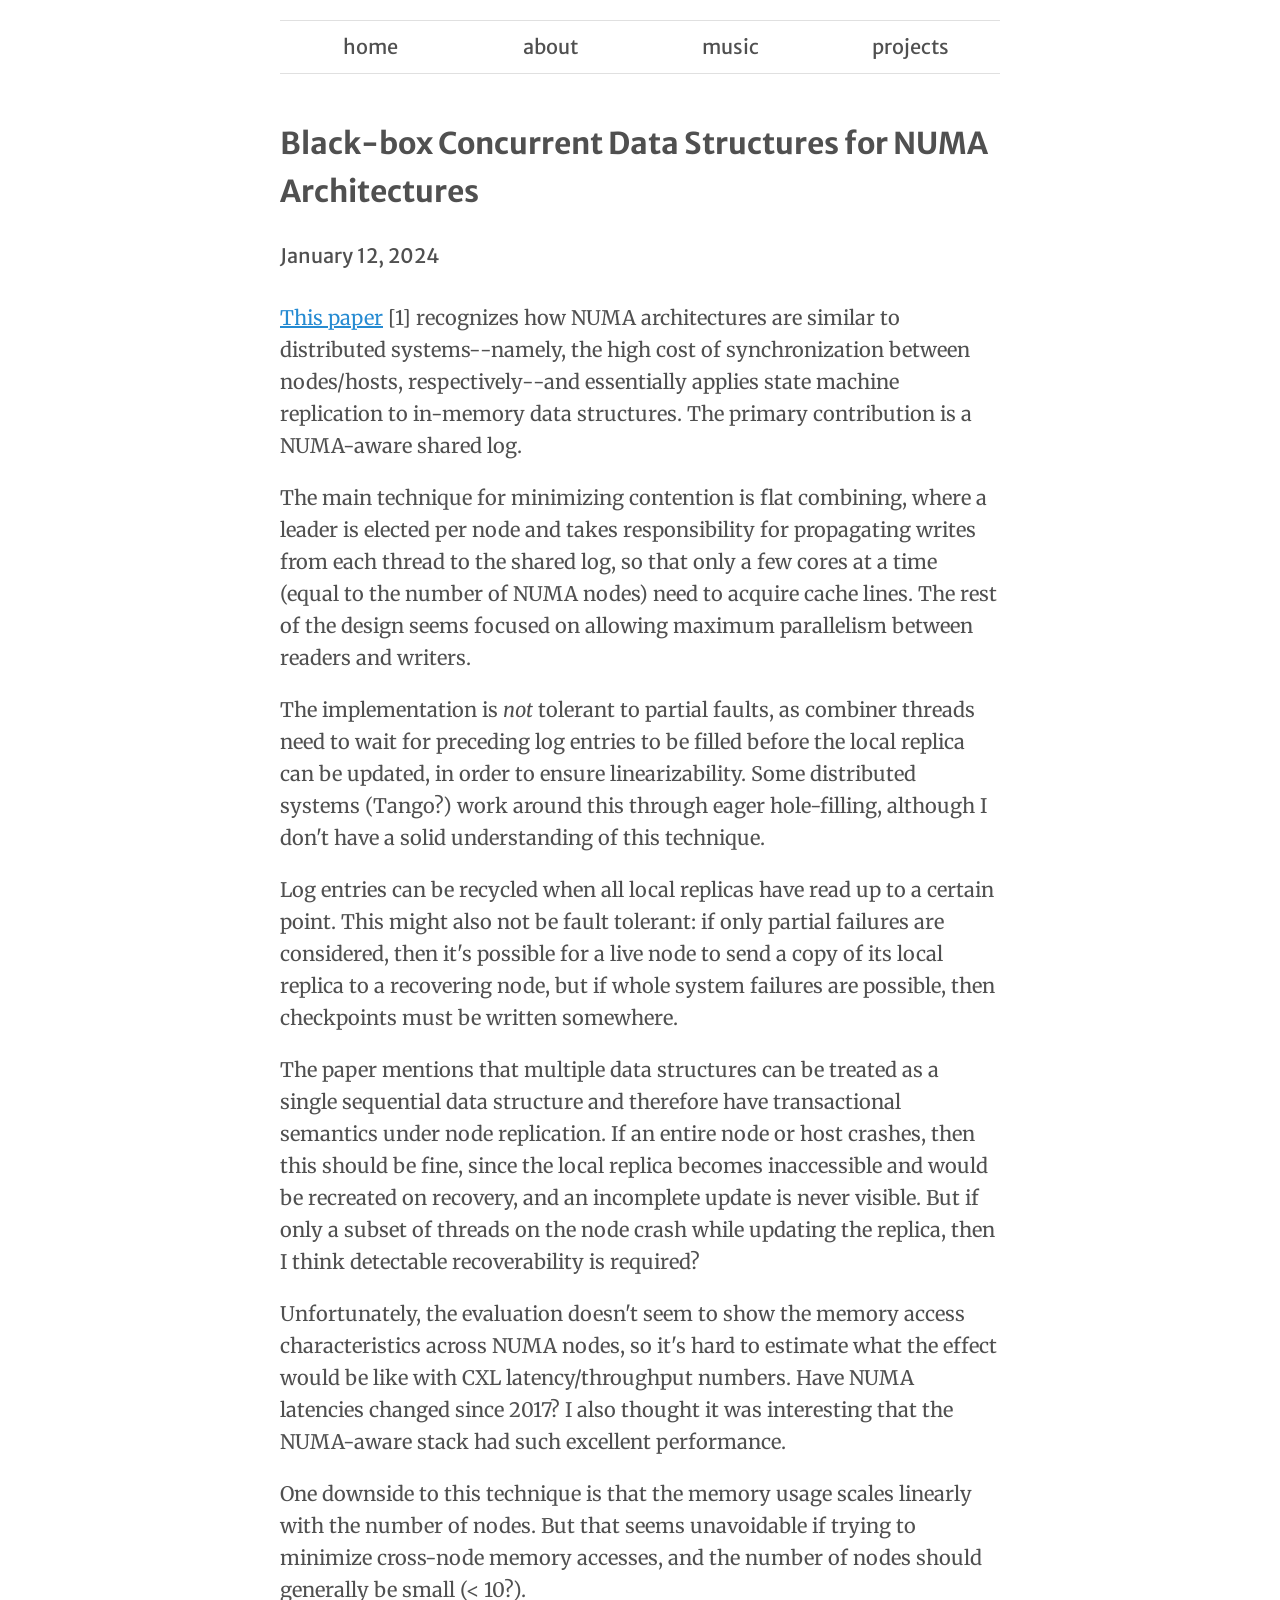
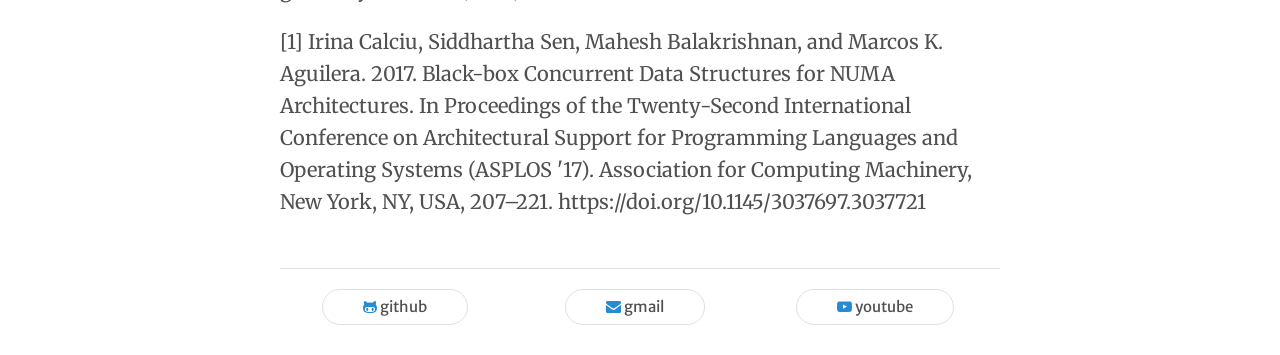
<file: notes/node-replication/index.html>
<!DOCTYPE html>
<html lang="en">
  <head>
    <link rel="dns-prefetch" href="//fonts.googleapis.com">
    <link rel="preconnect" href="https://fonts.gstatic.com/" crossorigin>

    <meta charset="utf-8">
    <meta name="viewport" content="width=device-width, initial-scale=1" >

    <meta name="author" content="Newton Ni">
    <title>
  Newton Ni | Black-box Concurrent Data Structures for NUMA Architectures
</title>
    <meta name="description" content="
  Irina Calciu et al., ASPLOS 2017 
">
    <link rel="icon" type="image/png" sizes="32x32" href="/favicon-32x32.png"/>
    <link rel="icon" type="image/png" sizes="16x16" href="/favicon-16x16.png"/>

    <link href="https://fonts.googleapis.com/css?family=Inconsolata|Merriweather+Sans:400,700|Merriweather:400,700" rel="stylesheet"/>
    <link href="/style.css" rel="stylesheet"/>
  </head>
  <body>
    <hr>
    <nav>
      <a class="button-text" href="/">Home</a>
      <a class="button-text" href="/about">About</a>
      <a class="button-text" href="/music">Music</a>
      <a class="button-text" href="/projects">Projects</a>
    </nav>
    <hr>
    <main>
      
  <article>
    
  <header>
    <h1 class="title">
      Black-box Concurrent Data Structures for NUMA Architectures
    </h1>
    <div class="date">
      January 12, 2024
    </div>
  </header>

    <main>
      <p><a href="https://doi.org/10.1145/3037697.3037721">This paper</a> [1]
recognizes how NUMA architectures are similar to
distributed systems--namely, the high cost of synchronization
between nodes/hosts, respectively--and essentially applies
state machine replication to in-memory data structures.
The primary contribution is a NUMA-aware shared log.</p>
<span id="continue-reading"></span>
<p>The main technique for minimizing contention is flat
combining, where a leader is elected per node and takes responsibility
for propagating writes from each thread to the shared log, so that
only a few cores at a time (equal to the number of NUMA nodes)
need to acquire cache lines. The rest of the design seems focused
on allowing maximum parallelism between readers and writers.</p>
<p>The implementation is <em>not</em> tolerant to partial faults, as combiner
threads need to wait for preceding log entries to be filled before
the local replica can be updated, in order to ensure linearizability.
Some distributed systems (Tango?) work around this through eager
hole-filling, although I don't have a solid understanding of this technique.</p>
<p>Log entries can be recycled when all local replicas have read up
to a certain point. This might also not be fault tolerant: if only
partial failures are considered, then it's possible for a live node to send
a copy of its local replica to a recovering node, but if whole system
failures are possible, then checkpoints must be written somewhere.</p>
<p>The paper mentions that multiple data structures can be treated as
a single sequential data structure and therefore have transactional
semantics under node replication. If an entire node or host crashes,
then this should be fine, since the local replica becomes inaccessible
and would be recreated on recovery, and an incomplete update is never
visible. But if only a subset of threads on the node crash while updating
the replica, then I think detectable recoverability is required?</p>
<p>Unfortunately, the evaluation doesn't seem to show the memory access
characteristics across NUMA nodes, so it's hard to estimate what the
effect would be like with CXL latency/throughput numbers. Have NUMA
latencies changed since 2017? I also thought it was interesting that
the NUMA-aware stack had such excellent performance.</p>
<p>One downside to this technique is that the memory usage scales linearly
with the number of nodes. But that seems unavoidable if trying to
minimize cross-node memory accesses, and the number of nodes should
generally be small (&lt; 10?).</p>
<p>[1] Irina Calciu, Siddhartha Sen, Mahesh Balakrishnan, and Marcos K. Aguilera. 2017. Black-box Concurrent Data Structures for NUMA Architectures. In Proceedings of the Twenty-Second International Conference on Architectural Support for Programming Languages and Operating Systems (ASPLOS '17). Association for Computing Machinery, New York, NY, USA, 207–221. https://doi.org/10.1145/3037697.3037721</p>

    </main>
  </article>

    </main>
    <hr>
    <footer>
      <a href="https://github.com/nwtnni" class="button"><i class="icon-github"></i><span class="collapse"> GitHub</span></a>
      <a href="mailto:nwtnni@gmail.com" class="button"><i class="icon-mail-alt"></i><span class="collapse"> Gmail</span></a>
      <a href="https://www.youtube.com/channel/UC26iIHidX2FUZFx2Se3x4eA" class="button"><i class="icon-youtube-play"></i><span class="collapse"> YouTube</span></a>
    </footer>
  </body>
</html>
</file>
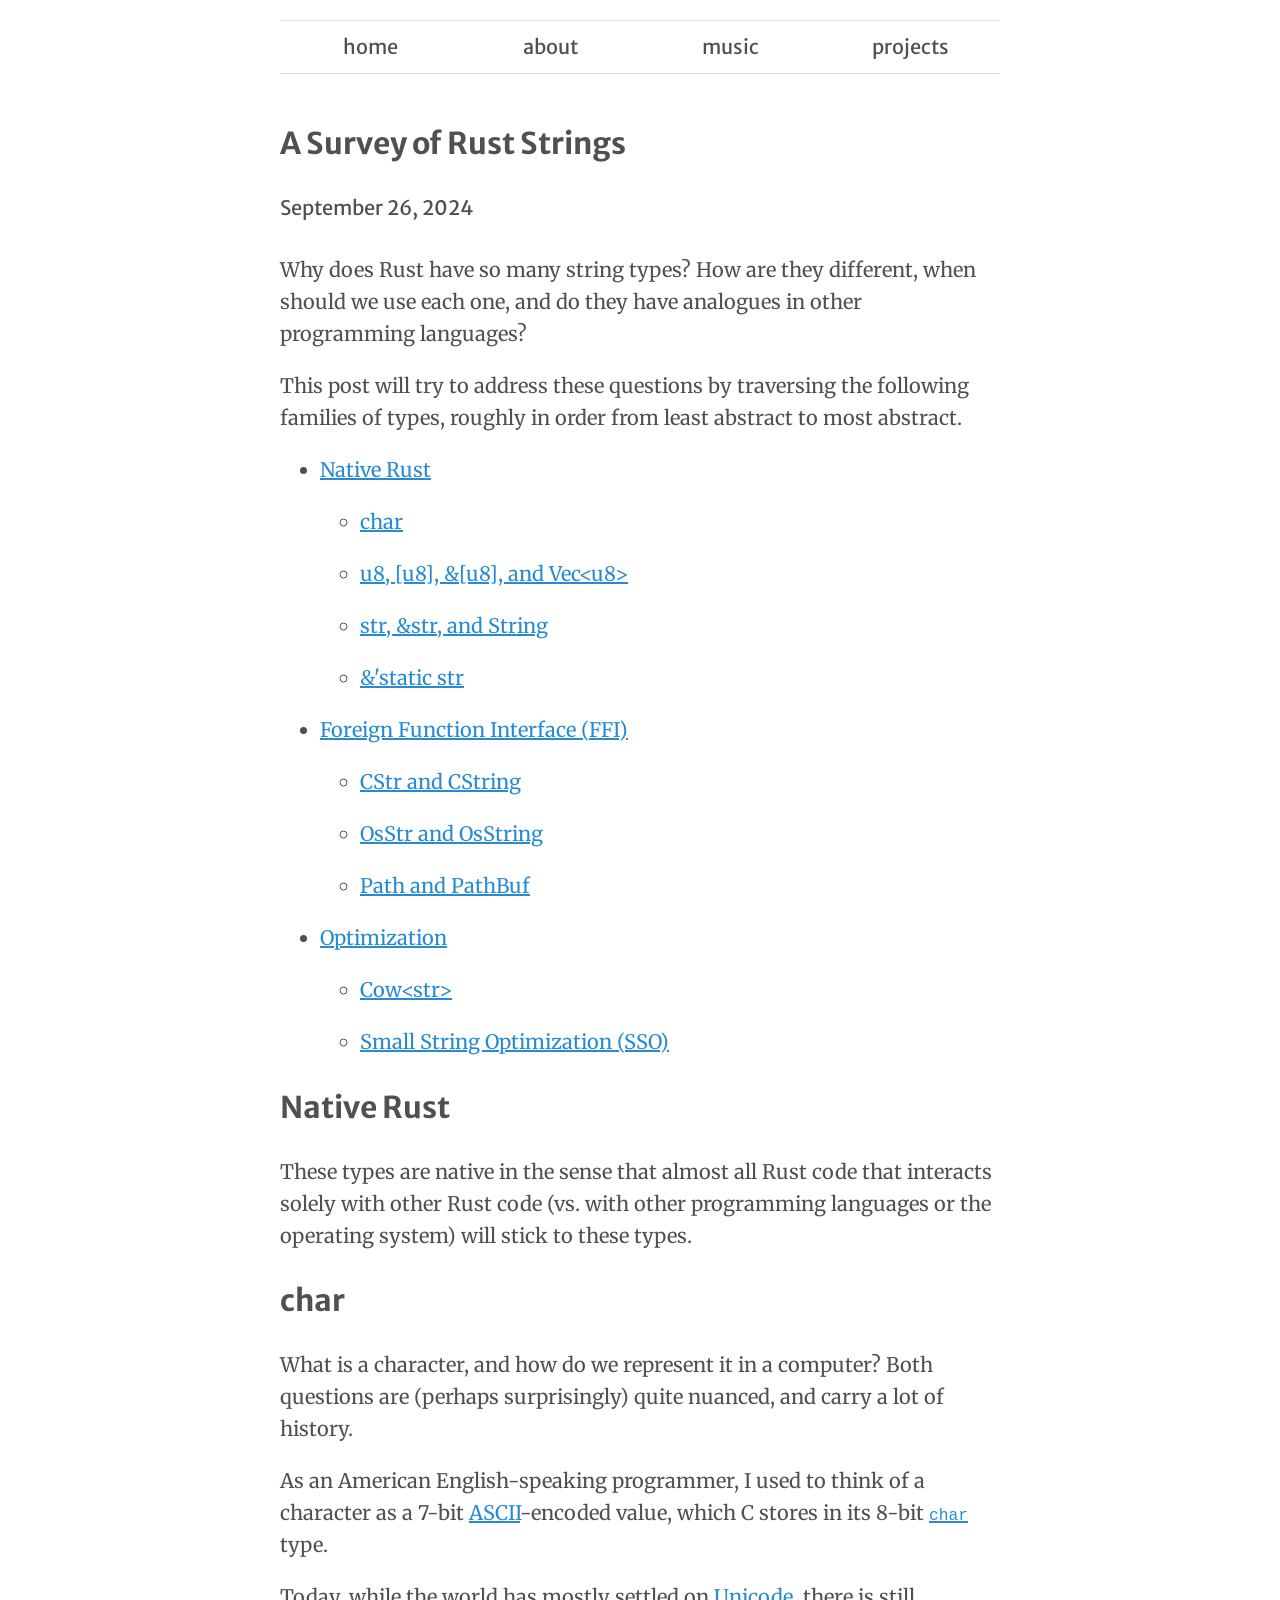
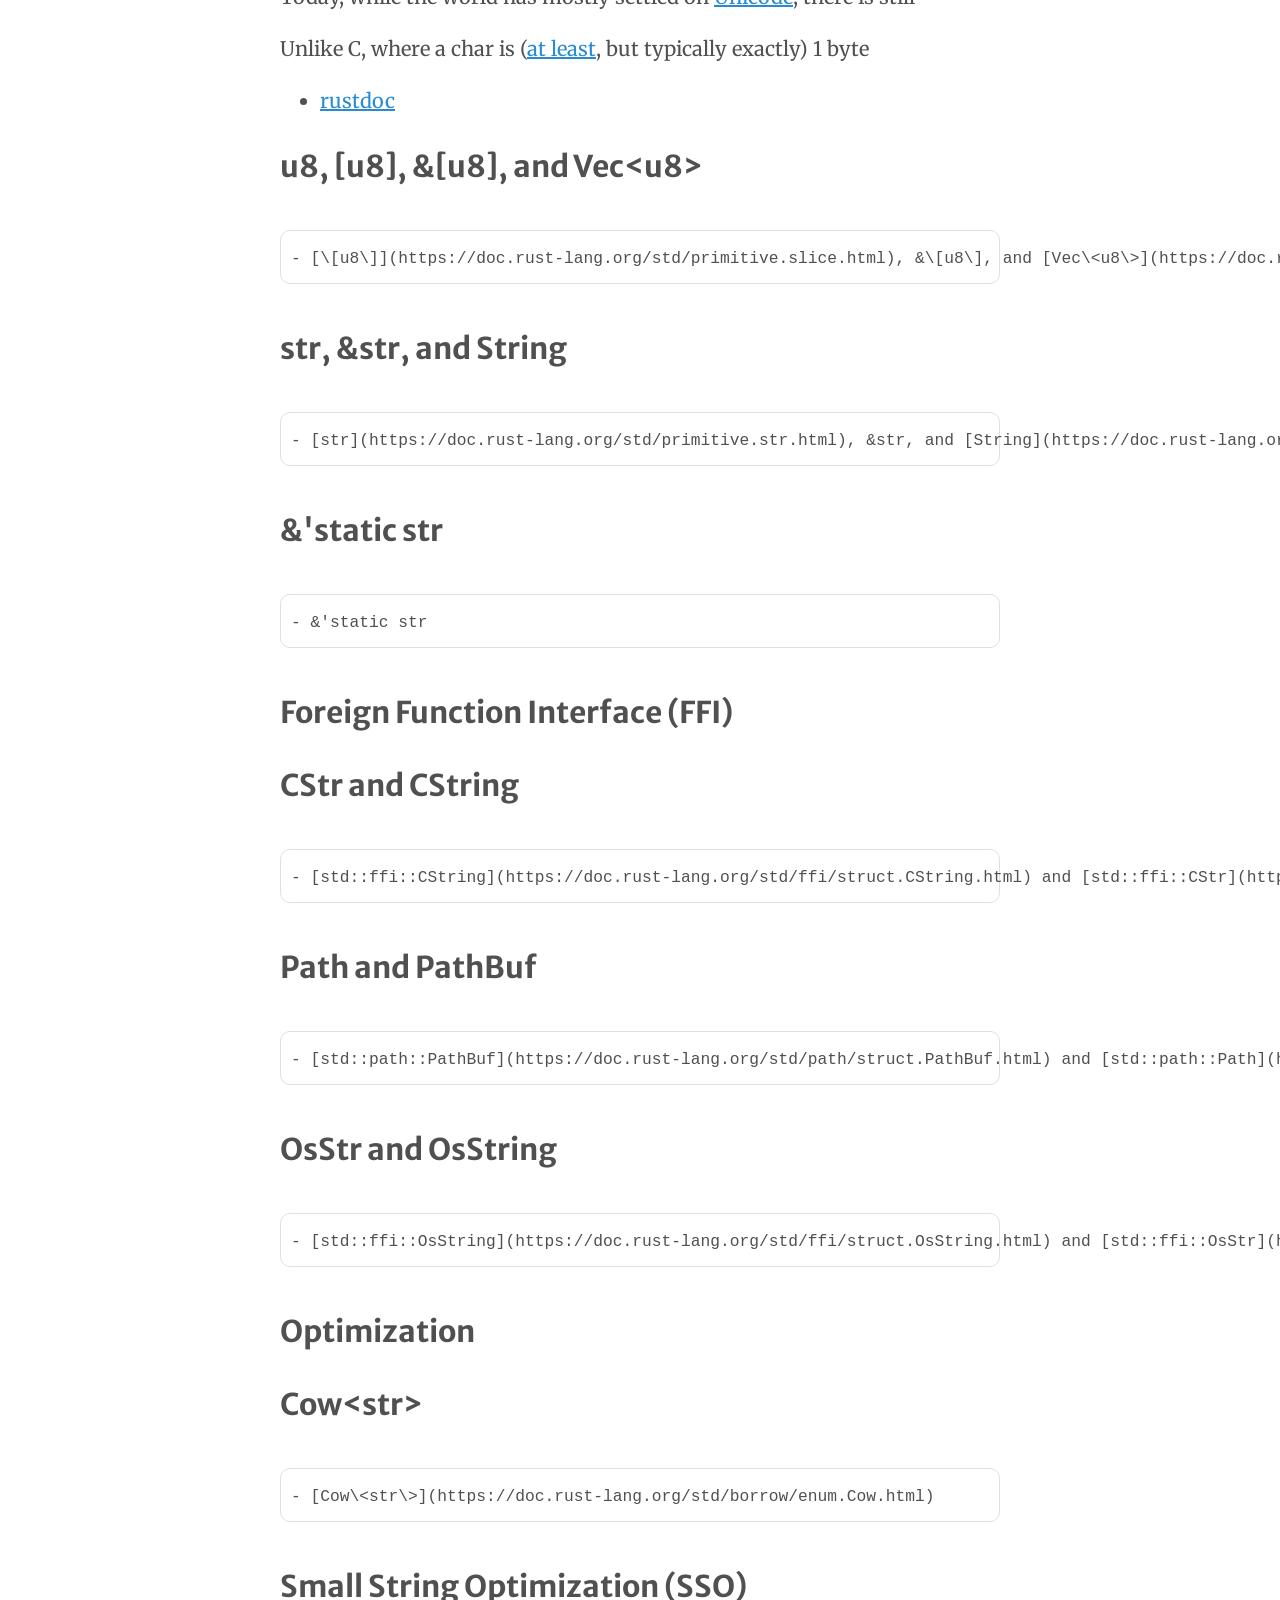
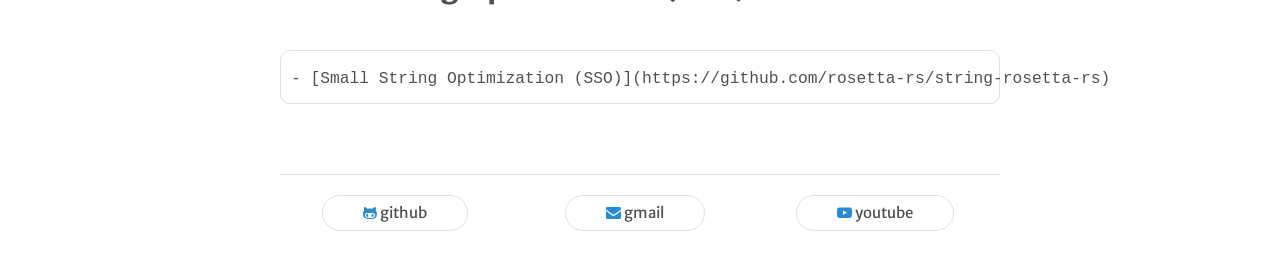
<file: posts/strings/index.html>
<!DOCTYPE html>
<html lang="en">
  <head>
    <link rel="dns-prefetch" href="//fonts.googleapis.com">
    <link rel="preconnect" href="https://fonts.gstatic.com/" crossorigin>

    <meta charset="utf-8">
    <meta name="viewport" content="width=device-width, initial-scale=1" >

    <meta name="author" content="Newton Ni">
    <title>
  Newton Ni | A Survey of Rust Strings
</title>
    <meta name="description" content="
  Examining the various string-related types in Rust. 
">
    <link rel="icon" type="image/png" sizes="32x32" href="/favicon-32x32.png"/>
    <link rel="icon" type="image/png" sizes="16x16" href="/favicon-16x16.png"/>

    <link href="https://fonts.googleapis.com/css?family=Inconsolata|Merriweather+Sans:400,700|Merriweather:400,700" rel="stylesheet"/>
    <link href="/style.css" rel="stylesheet"/>
  </head>
  <body>
    <hr>
    <nav>
      <a class="button-text" href="/">Home</a>
      <a class="button-text" href="/about">About</a>
      <a class="button-text" href="/music">Music</a>
      <a class="button-text" href="/projects">Projects</a>
    </nav>
    <hr>
    <main>
      
  <article>
    
  <header>
    <h1 class="title">
      A Survey of Rust Strings
    </h1>
    <div class="date">
      September 26, 2024
    </div>
  </header>

    <main>
      <p>Why does Rust have so many string types? How are they
different, when should we use each one, and do they
have analogues in other programming languages?</p>
<span id="continue-reading"></span>
<p>This post will try to address these questions by traversing
the following families of types, roughly in order from least
abstract to most abstract.</p>
<ul>
<li><a href="https://nwtnni.me/posts/strings/#native">Native Rust</a>
<ul>
<li><a href="https://nwtnni.me/posts/strings/#char">char</a></li>
<li><a href="https://nwtnni.me/posts/strings/#u8">u8, [u8], &amp;[u8], and Vec&lt;u8&gt;</a></li>
<li><a href="https://nwtnni.me/posts/strings/#str">str, &amp;str, and String</a></li>
<li><a href="https://nwtnni.me/posts/strings/#static">&amp;'static str</a></li>
</ul>
</li>
<li><a href="https://nwtnni.me/posts/strings/#ffi">Foreign Function Interface (FFI)</a>
<ul>
<li><a href="https://nwtnni.me/posts/strings/#c">CStr and CString</a></li>
<li><a href="https://nwtnni.me/posts/strings/#os">OsStr and OsString</a></li>
<li><a href="https://nwtnni.me/posts/strings/#path">Path and PathBuf</a></li>
</ul>
</li>
<li><a href="https://nwtnni.me/posts/strings/#optimization">Optimization</a>
<ul>
<li><a href="https://nwtnni.me/posts/strings/#cow">Cow&lt;str&gt;</a></li>
<li><a href="https://nwtnni.me/posts/strings/#sso">Small String Optimization (SSO)</a></li>
</ul>
</li>
</ul>
<h1 id="native">Native Rust</h1>
<p>These types are native in the sense that almost all Rust
code that interacts solely with other Rust code (vs.
with other programming languages or the operating system)
will stick to these types.</p>
<h2 id="char">char</h2>
<p>What is a character, and how do we represent it in
a computer? Both questions are (perhaps surprisingly)
quite nuanced, and carry a lot of history.</p>
<p>As an American English-speaking programmer, I used to
think of a character as a 7-bit <a href="https://en.wikipedia.org/wiki/ASCII">ASCII</a>-encoded value,
which C stores in its 8-bit <a href="https://en.wikipedia.org/wiki/C_data_types#Main_types"><code>char</code></a> type.</p>
<p>Today, while the world has mostly settled on <a href="https://home.unicode.org/">Unicode</a>,
there is still</p>
<p>Unlike C, where a char is (<a href="https://en.wikipedia.org/wiki/C_data_types#Main_types">at least</a>, but typically exactly) 1 byte</p>
<ul>
<li><a href="https://doc.rust-lang.org/std/primitive.char.html">rustdoc</a></li>
</ul>
<h2 id="u8">u8, [u8], &amp;[u8], and Vec&lt;u8&gt;</h2>
<pre><code>- [\[u8\]](https:&#x2F;&#x2F;doc.rust-lang.org&#x2F;std&#x2F;primitive.slice.html), &amp;\[u8\], and [Vec\&lt;u8\&gt;](https:&#x2F;&#x2F;doc.rust-lang.org&#x2F;std&#x2F;vec&#x2F;struct.Vec.html)
</code></pre>
<h2 id="str">str, &amp;str, and String</h2>
<pre><code>- [str](https:&#x2F;&#x2F;doc.rust-lang.org&#x2F;std&#x2F;primitive.str.html), &amp;str, and [String](https:&#x2F;&#x2F;doc.rust-lang.org&#x2F;std&#x2F;string&#x2F;struct.String.html)
</code></pre>
<h2 id="static">&amp;'static str</h2>
<pre><code>- &amp;&#x27;static str
</code></pre>
<h1 id="ffi">Foreign Function Interface (FFI)</h1>
<h2 id="c">CStr and CString</h2>
<pre><code>- [std::ffi::CString](https:&#x2F;&#x2F;doc.rust-lang.org&#x2F;std&#x2F;ffi&#x2F;struct.CString.html) and [std::ffi::CStr](https:&#x2F;&#x2F;doc.rust-lang.org&#x2F;std&#x2F;ffi&#x2F;struct.CStr.html)
</code></pre>
<h2 id="path">Path and PathBuf</h2>
<pre><code>- [std::path::PathBuf](https:&#x2F;&#x2F;doc.rust-lang.org&#x2F;std&#x2F;path&#x2F;struct.PathBuf.html) and [std::path::Path](https:&#x2F;&#x2F;doc.rust-lang.org&#x2F;std&#x2F;path&#x2F;struct.Path.html)
</code></pre>
<h2 id="os">OsStr and OsString</h2>
<pre><code>- [std::ffi::OsString](https:&#x2F;&#x2F;doc.rust-lang.org&#x2F;std&#x2F;ffi&#x2F;struct.OsString.html) and [std::ffi::OsStr](https:&#x2F;&#x2F;doc.rust-lang.org&#x2F;std&#x2F;ffi&#x2F;struct.OsStr.html)
</code></pre>
<h1 id="optimization">Optimization</h1>
<h2 id="cow">Cow&lt;str&gt;</h2>
<pre><code>- [Cow\&lt;str\&gt;](https:&#x2F;&#x2F;doc.rust-lang.org&#x2F;std&#x2F;borrow&#x2F;enum.Cow.html)
</code></pre>
<h2 id="sso">Small String Optimization (SSO)</h2>
<pre><code>- [Small String Optimization (SSO)](https:&#x2F;&#x2F;github.com&#x2F;rosetta-rs&#x2F;string-rosetta-rs)
</code></pre>

    </main>
  </article>

    </main>
    <hr>
    <footer>
      <a href="https://github.com/nwtnni" class="button"><i class="icon-github"></i><span class="collapse"> GitHub</span></a>
      <a href="mailto:nwtnni@gmail.com" class="button"><i class="icon-mail-alt"></i><span class="collapse"> Gmail</span></a>
      <a href="https://www.youtube.com/channel/UC26iIHidX2FUZFx2Se3x4eA" class="button"><i class="icon-youtube-play"></i><span class="collapse"> YouTube</span></a>
    </footer>
  </body>
</html>
</file>
<file: style.css>
﻿@font-face{font-family:"fontello";src:url("/font/fontello.woff2?20070202") format("woff2"),url("/font/fontello.woff?20070202") format("woff");font-weight:normal;font-style:normal}[class^=icon-]:before{font-family:"fontello";font-style:normal}.icon-github:before{content:""}.icon-linkedin:before{content:""}.icon-mail-alt:before{content:""}.icon-right-big:before{content:""}.icon-twitter:before{content:""}.icon-youtube-play:before{content:""}html{font-size:62.5%;max-width:720px;margin:1rem auto;padding:0 2em;color:#505050;background-color:#fff}@media (max-width: 479px){html{font-size:50%}}body{font-size:2em;font-family:"Merriweather Sans",sans-serif;line-height:1.6;margin:0;padding:0}main{padding:1rem 0}a{color:#268bd2}a:hover,a:focus{text-decoration:underline}a:visited{color:#1a6091}p,ul,li{margin:2rem 0;font-family:"Merriweather",serif}pre{font-family:"Inconsolata",monospace;padding:1rem;margin:4rem 0;border:1px solid #e0e0e0;border-radius:10px}blockquote{margin:4rem 0;padding:0 2rem;color:#888;border-left:1px solid #e0e0e0}hr{display:block;border:none;height:1px;margin:1rem auto;background-color:#e0e0e0}table{margin:4rem auto;border-collapse:collapse}th,td{padding:1rem 2rem;text-align:left;border-bottom:1px solid #e0e0e0}nav,footer{display:grid;align-items:center;justify-items:center;grid-auto-columns:1fr;grid-auto-flow:column}@media (max-width: 479px){nav,footer{grid-auto-rows:1fr;grid-auto-flow:row}}.button-text,.button{color:#505050;display:inline-block;text-transform:lowercase;text-decoration:none}.button-text:hover,.button:hover,.button-text:focus,.button:focus{color:#268bd2;text-decoration:none}.button-text:visited,.button:visited{color:#505050}.button{font-size:1.5rem;border-radius:20px;border:1px solid #e0e0e0;padding:.5rem 4rem;margin:1rem 1rem 2rem 0}.button i{color:#268bd2}.button:hover,.button:focus{color:#fff;background-color:#268bd2}.button:hover i,.button:focus i{color:#fff}a.gray{color:#505050}a.gray:visited{color:#888}.highlight{color:#268bd2}@media all and (min-width: 480px) and (max-width: 719px){.collapse{display:none}}.main{display:flex;align-content:center;align-items:center;justify-content:space-between}.main img{display:inline-block;width:25rem;height:25rem;margin:0 2rem;border-radius:5rem}
</file>
